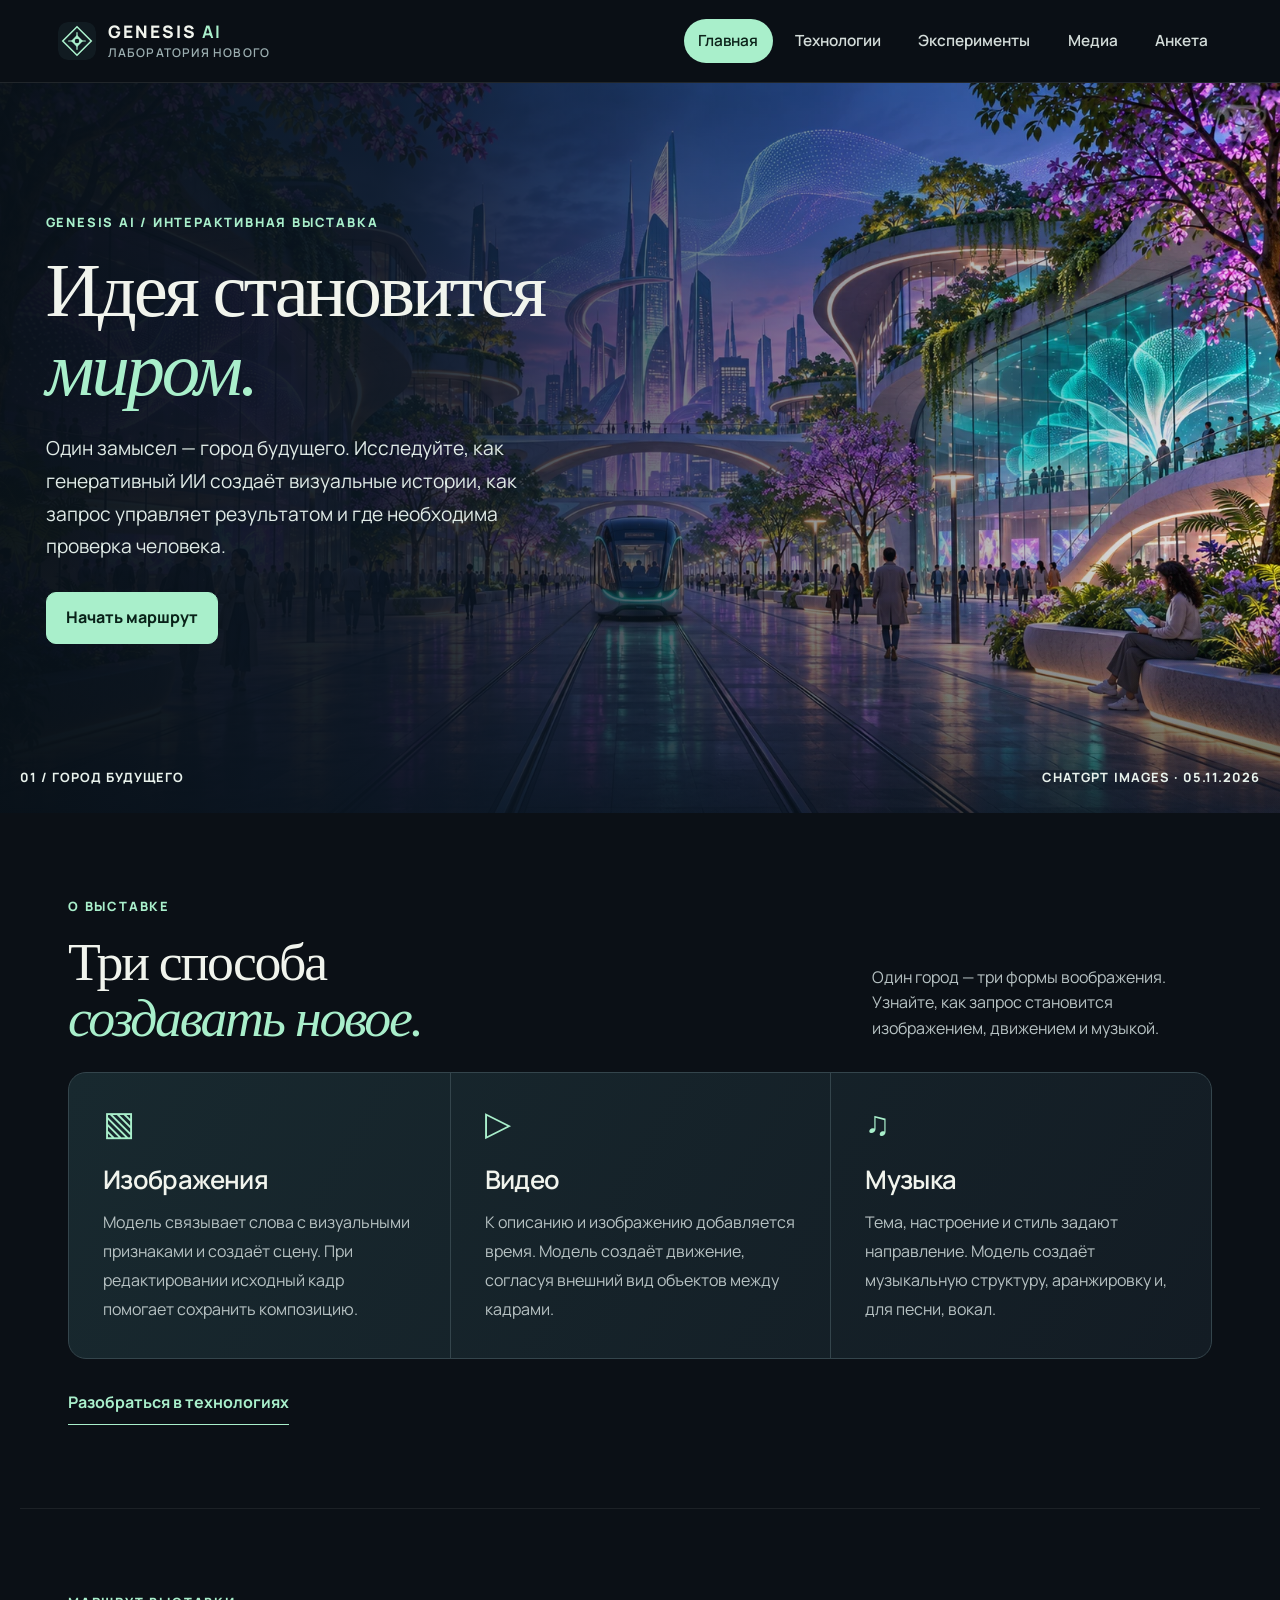
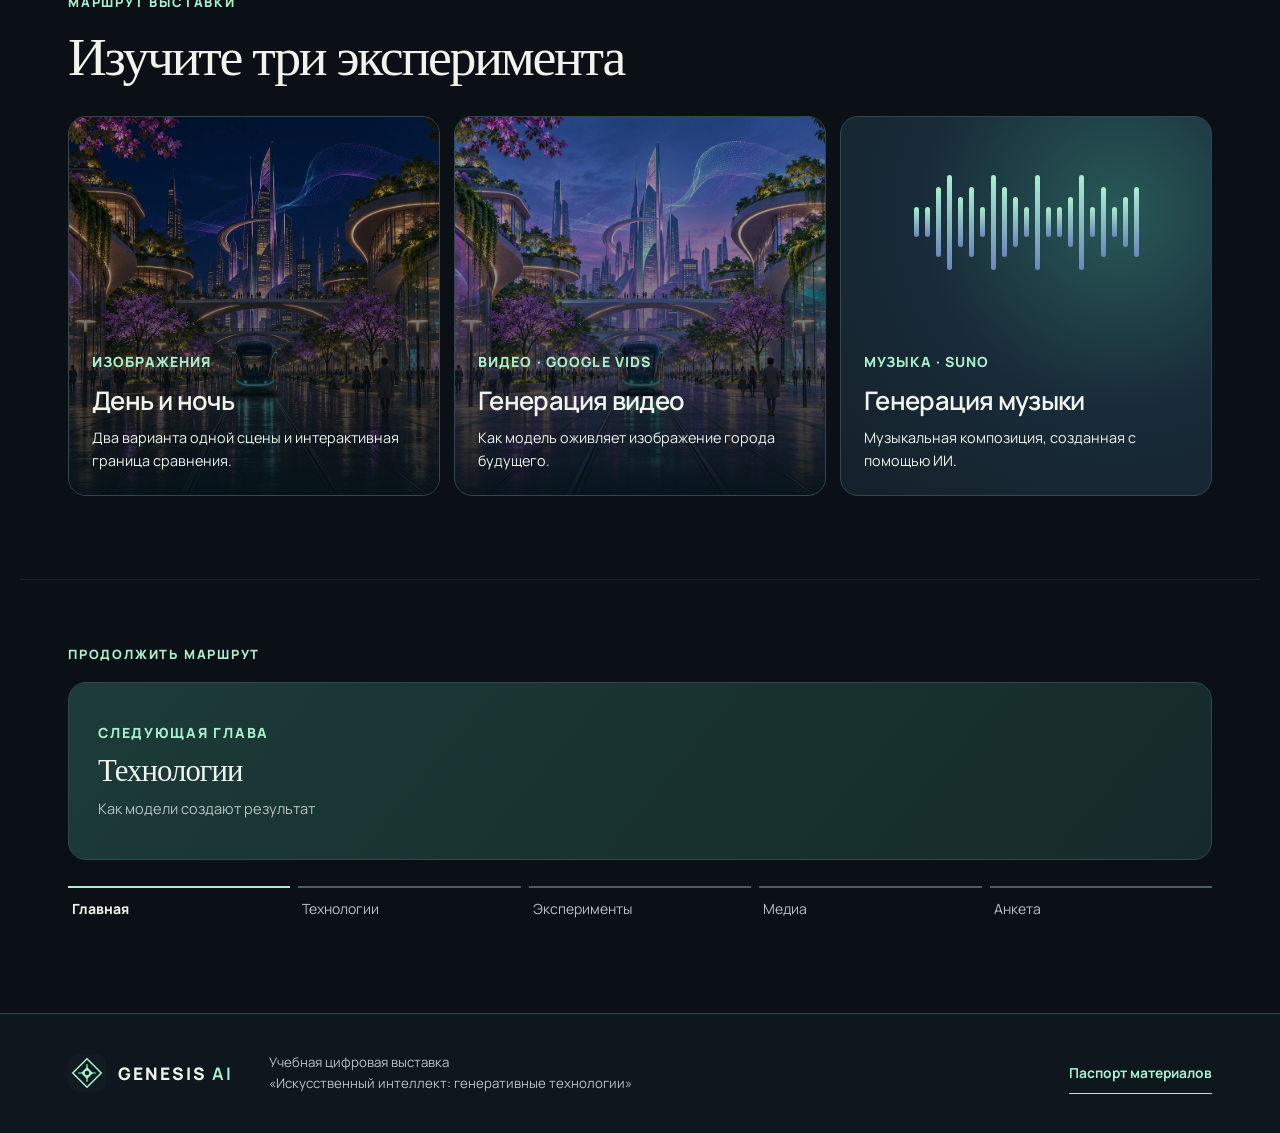
<file: index.html>
<!doctype html>
<html lang="ru">
  <head>
    <meta charset="utf-8" />
    <meta name="viewport" content="width=device-width,initial-scale=1" />
    <meta name="theme-color" content="#090d15" />
    <title>Идея становится миром — GENESIS AI</title>
    <link
      rel="preload"
      href="assets/fonts/manrope-variable.ttf"
      as="font"
      type="font/ttf"
      crossorigin
    />
    <link rel="stylesheet" href="style.css" />
    <script defer src="script.js"></script>
    <meta
      name="description"
      content="GENESIS AI — интерактивная выставка о генеративном искусственном интеллекте и реальных экспериментах с изображениями, видео и музыкой."
    />
    <link rel="icon" href="assets/brand/genesis-mark.svg" />
    <link rel="alternate icon" href="assets/brand/favicon-32.png" />
    <link rel="apple-touch-icon" href="assets/brand/apple-touch-icon.png" />
  </head>
  <body data-page="index">
    <a class="skip" href="#main">К содержимому</a>
    <header class="site-header" id="site-header">
      <div class="header-inner">
        <a class="brand" href="index.html" aria-label="GENESIS AI — главная"
          ><img
            src="assets/brand/genesis-mark.svg"
            alt=""
            width="38"
            height="38"
          /><span class="brand-name"
            >GENESIS <b>AI</b><small>Лаборатория нового</small></span
          ></a
        >
        <nav
          id="primary-nav"
          class="primary-nav"
          aria-label="Основная навигация"
        >
          <a href="index.html" aria-current="page">Главная</a
          ><a href="technology.html">Технологии</a
          ><a href="experiment.html">Эксперименты</a
          ><a href="gallery.html">Медиа</a><a href="survey.html">Анкета</a>
        </nav>
        <button
          class="menu-toggle"
          id="menu-toggle"
          type="button"
          aria-controls="primary-nav"
          aria-expanded="false"
          aria-label="Открыть меню"
        >
          <span></span><span></span><span></span>
        </button>
      </div>
    </header>
    <main id="main">
      <section class="hero" aria-label="Введение в выставку">
        <img
          src="assets/city-ai.webp"
          alt="Город будущего с трамваем, сгенерированный ChatGPT Images"
        />
        <div class="hero-copy">
          <p class="eyebrow">GENESIS AI / ИНТЕРАКТИВНАЯ ВЫСТАВКА</p>
          <h1>Идея становится<br /><em>миром.</em></h1>
          <p>
            Один замысел — город будущего. Исследуйте, как генеративный ИИ
            создаёт визуальные истории, как запрос управляет результатом и где
            необходима проверка человека.
          </p>
          <a class="button" href="technology.html">Начать маршрут</a>
        </div>
        <div class="hero-credit">
          01 / ГОРОД БУДУЩЕГО <span>ChatGPT Images · 05.11.2026</span>
        </div>
      </section>
      <section class="section reveal about-exhibition" id="about">
        <div class="section-head">
          <div>
            <p class="eyebrow">О ВЫСТАВКЕ</p>
            <h2>Три способа<br /><em>создавать новое.</em></h2>
          </div>
          <p>
            Один город — три формы воображения. Узнайте, как запрос становится
            изображением, движением и музыкой.
          </p>
        </div>
        <div class="home-media-grid">
          <article>
            <span class="medium-icon" aria-hidden="true">▧</span>
            <h3>Изображения</h3>
            <p>
              Модель связывает слова с визуальными признаками и создаёт сцену.
              При редактировании исходный кадр помогает сохранить композицию.
            </p>
          </article>
          <article>
            <span class="medium-icon" aria-hidden="true">▷</span>
            <h3>Видео</h3>
            <p>
              К описанию и изображению добавляется время. Модель создаёт
              движение, согласуя внешний вид объектов между кадрами.
            </p>
          </article>
          <article>
            <span class="medium-icon" aria-hidden="true">♫</span>
            <h3>Музыка</h3>
            <p>
              Тема, настроение и стиль задают направление. Модель создаёт
              музыкальную структуру, аранжировку и, для песни, вокал.
            </p>
          </article>
        </div>
        <a class="text-link" href="technology.html"
          >Разобраться в технологиях</a
        >
      </section>
      <section class="section reveal">
        <p class="eyebrow">МАРШРУТ ВЫСТАВКИ</p>
        <h2>Изучите три эксперимента</h2>
        <div class="tiles">
          <a class="tile tile-large" href="experiment.html#light"
            ><img src="assets/night-ai.webp" alt="Ночная версия города" />
            <div>
              <span>ИЗОБРАЖЕНИЯ</span>
              <h3>День и ночь</h3>
              <p>Два варианта одной сцены и интерактивная граница сравнения.</p>
            </div></a
          ><a class="tile" href="experiment.html#video"
            ><img
              src="assets/city-ai.webp"
              alt="Исходный кадр для видео города"
            />
            <div>
              <span>ВИДЕО · GOOGLE VIDS</span>
              <h3>Генерация видео</h3>
              <p>Как модель оживляет изображение города будущего.</p>
            </div></a
          ><a class="tile tile-plain" href="experiment.html#audio"
            ><div class="tile-sound" aria-hidden="true">
              <i></i><i></i><i></i><i></i><i></i><i></i><i></i><i></i><i></i
              ><i></i><i></i><i></i><i></i><i></i><i></i><i></i><i></i><i></i
              ><i></i><i></i><i></i>
            </div>
            <div>
              <span>МУЗЫКА · SUNO</span>
              <h3>Генерация музыки</h3>
              <p>Музыкальная композиция, созданная с помощью ИИ.</p>
            </div></a
          >
        </div>
      </section>
      <nav class="chapter-nav section" aria-label="Маршрут выставки">
        <p class="eyebrow">ПРОДОЛЖИТЬ МАРШРУТ</p>
        <div class="chapter-nav__grid">
          <a
            class="chapter-nav__card chapter-nav__card--next"
            href="technology.html"
            ><span class="chapter-nav__direction">Следующая глава</span
            ><strong>Технологии</strong
            ><span class="chapter-nav__summary"
              >Как модели создают результат</span
            ></a
          >
        </div>
        <ol class="journey-progress">
          <li>
            <a href="index.html" aria-current="step"
              ><span>01</span><span>Главная</span></a
            >
          </li>
          <li>
            <a href="technology.html"><span>02</span><span>Технологии</span></a>
          </li>
          <li>
            <a href="experiment.html"
              ><span>03</span><span>Эксперименты</span></a
            >
          </li>
          <li>
            <a href="gallery.html"><span>04</span><span>Медиа</span></a>
          </li>
          <li>
            <a href="survey.html"><span>05</span><span>Анкета</span></a>
          </li>
        </ol>
      </nav>
    </main>
    <footer class="site-footer">
      <div class="footer-inner">
        <a class="brand" href="index.html" aria-label="GENESIS AI — главная"
          ><img
            src="assets/brand/genesis-mark.svg"
            alt=""
            width="34"
            height="34"
          /><span class="brand-name">GENESIS <b>AI</b></span></a
        >
        <p>
          Учебная цифровая выставка<br />«Искусственный интеллект: генеративные
          технологии»
        </p>
        <a class="footer-link" href="gallery.html">Паспорт материалов</a>
      </div>
    </footer>
  </body>
</html>
</file>
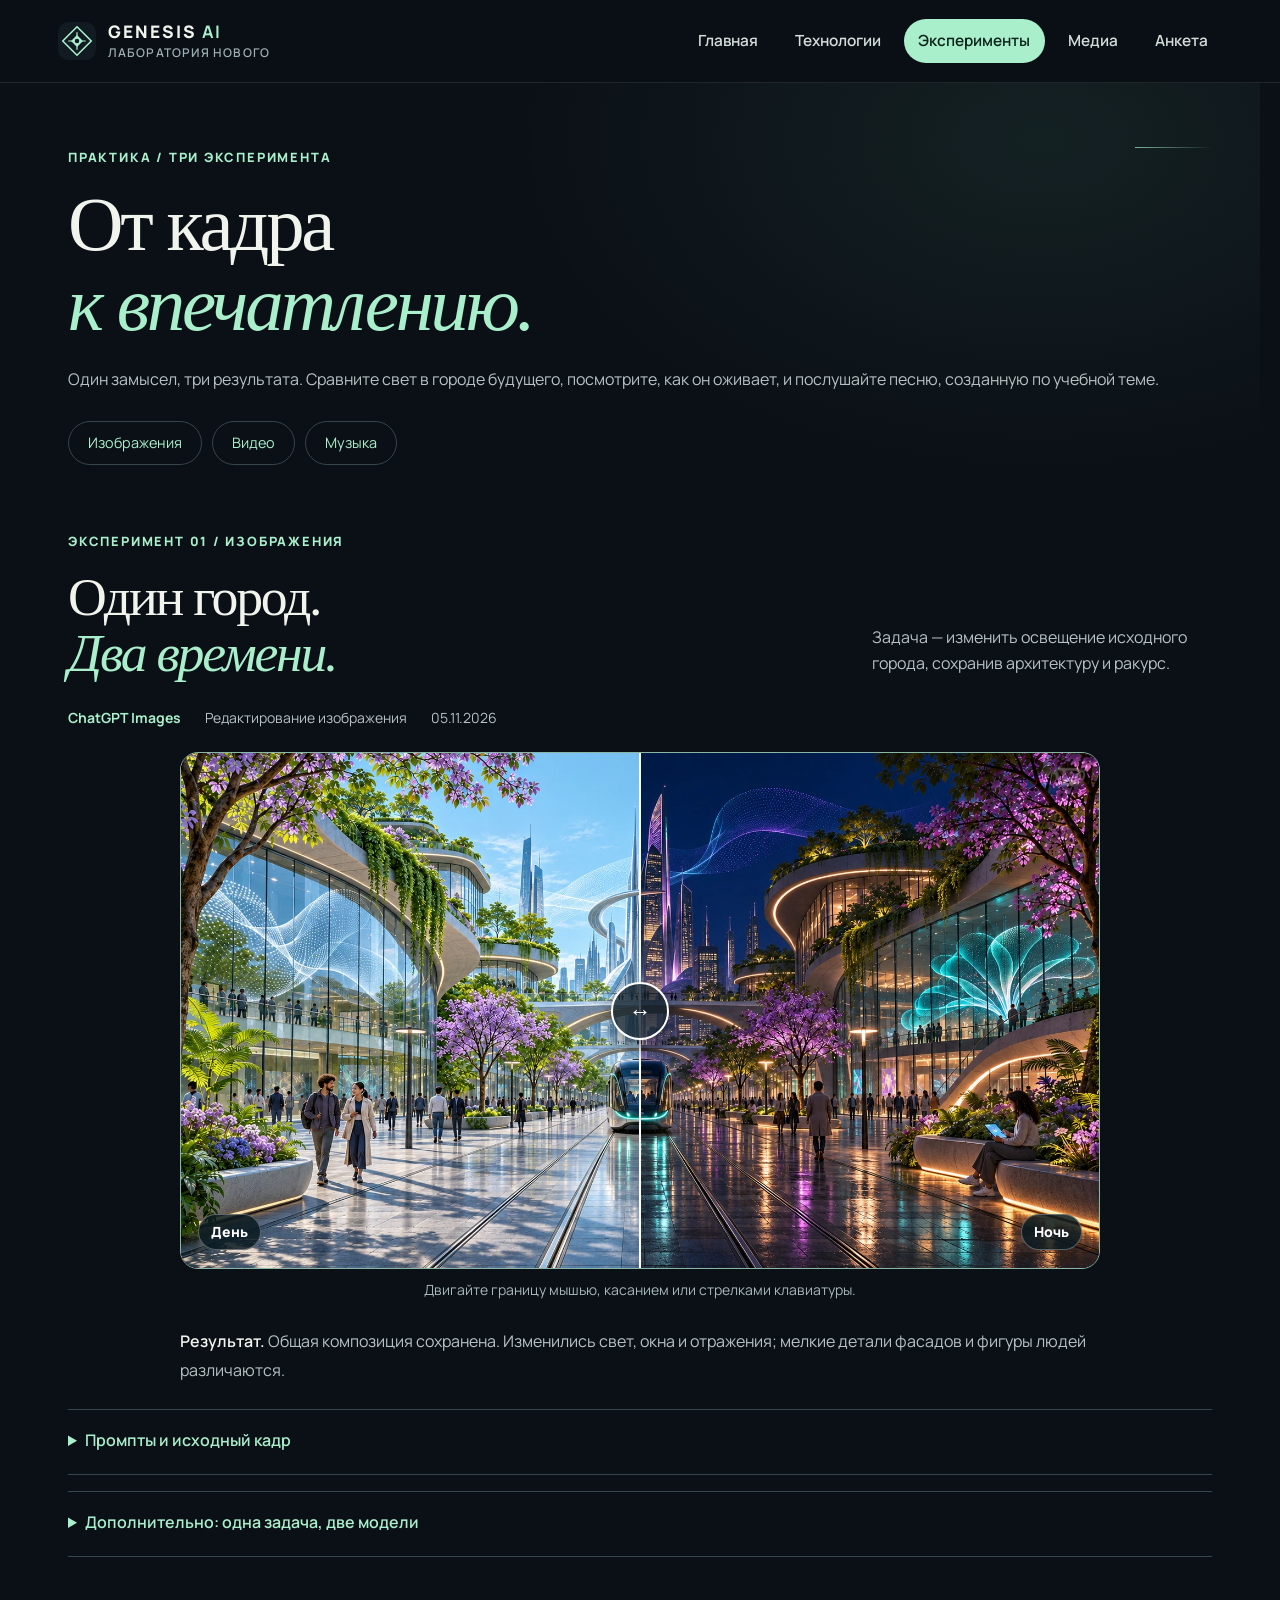
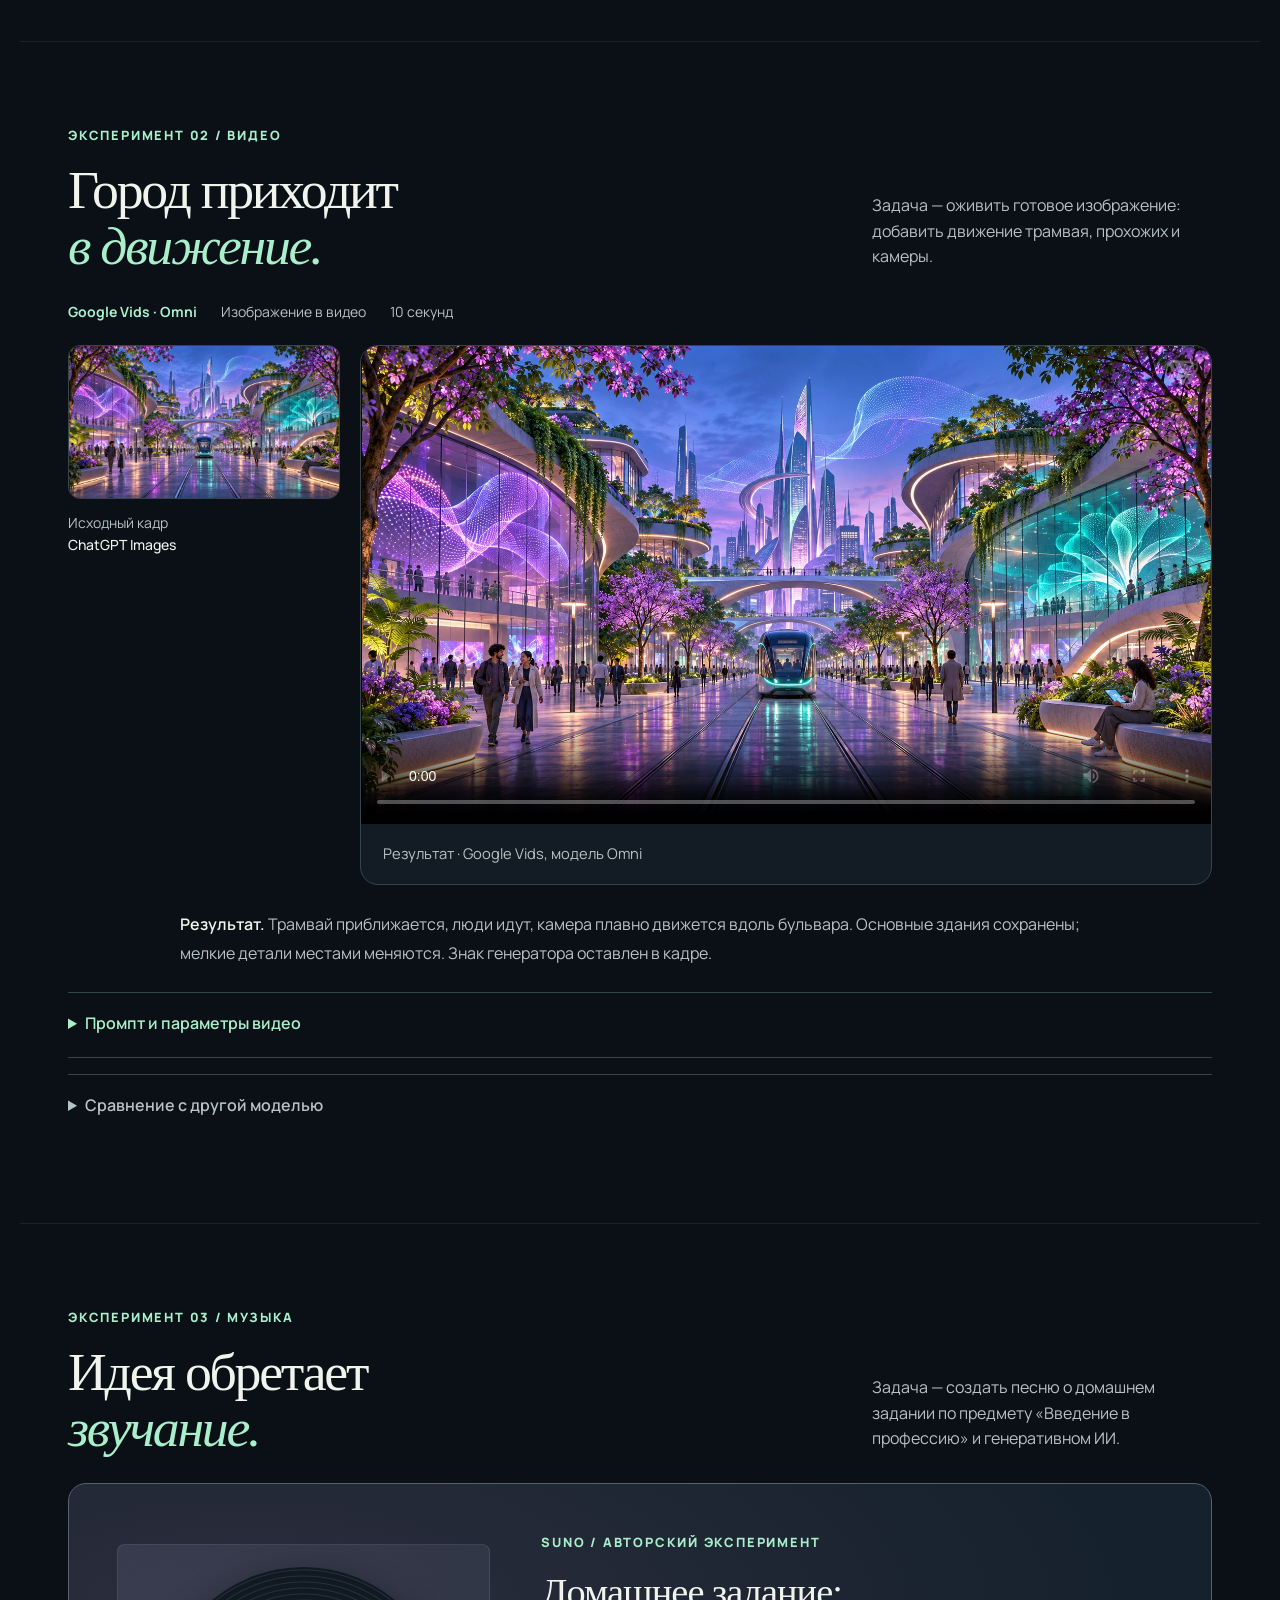
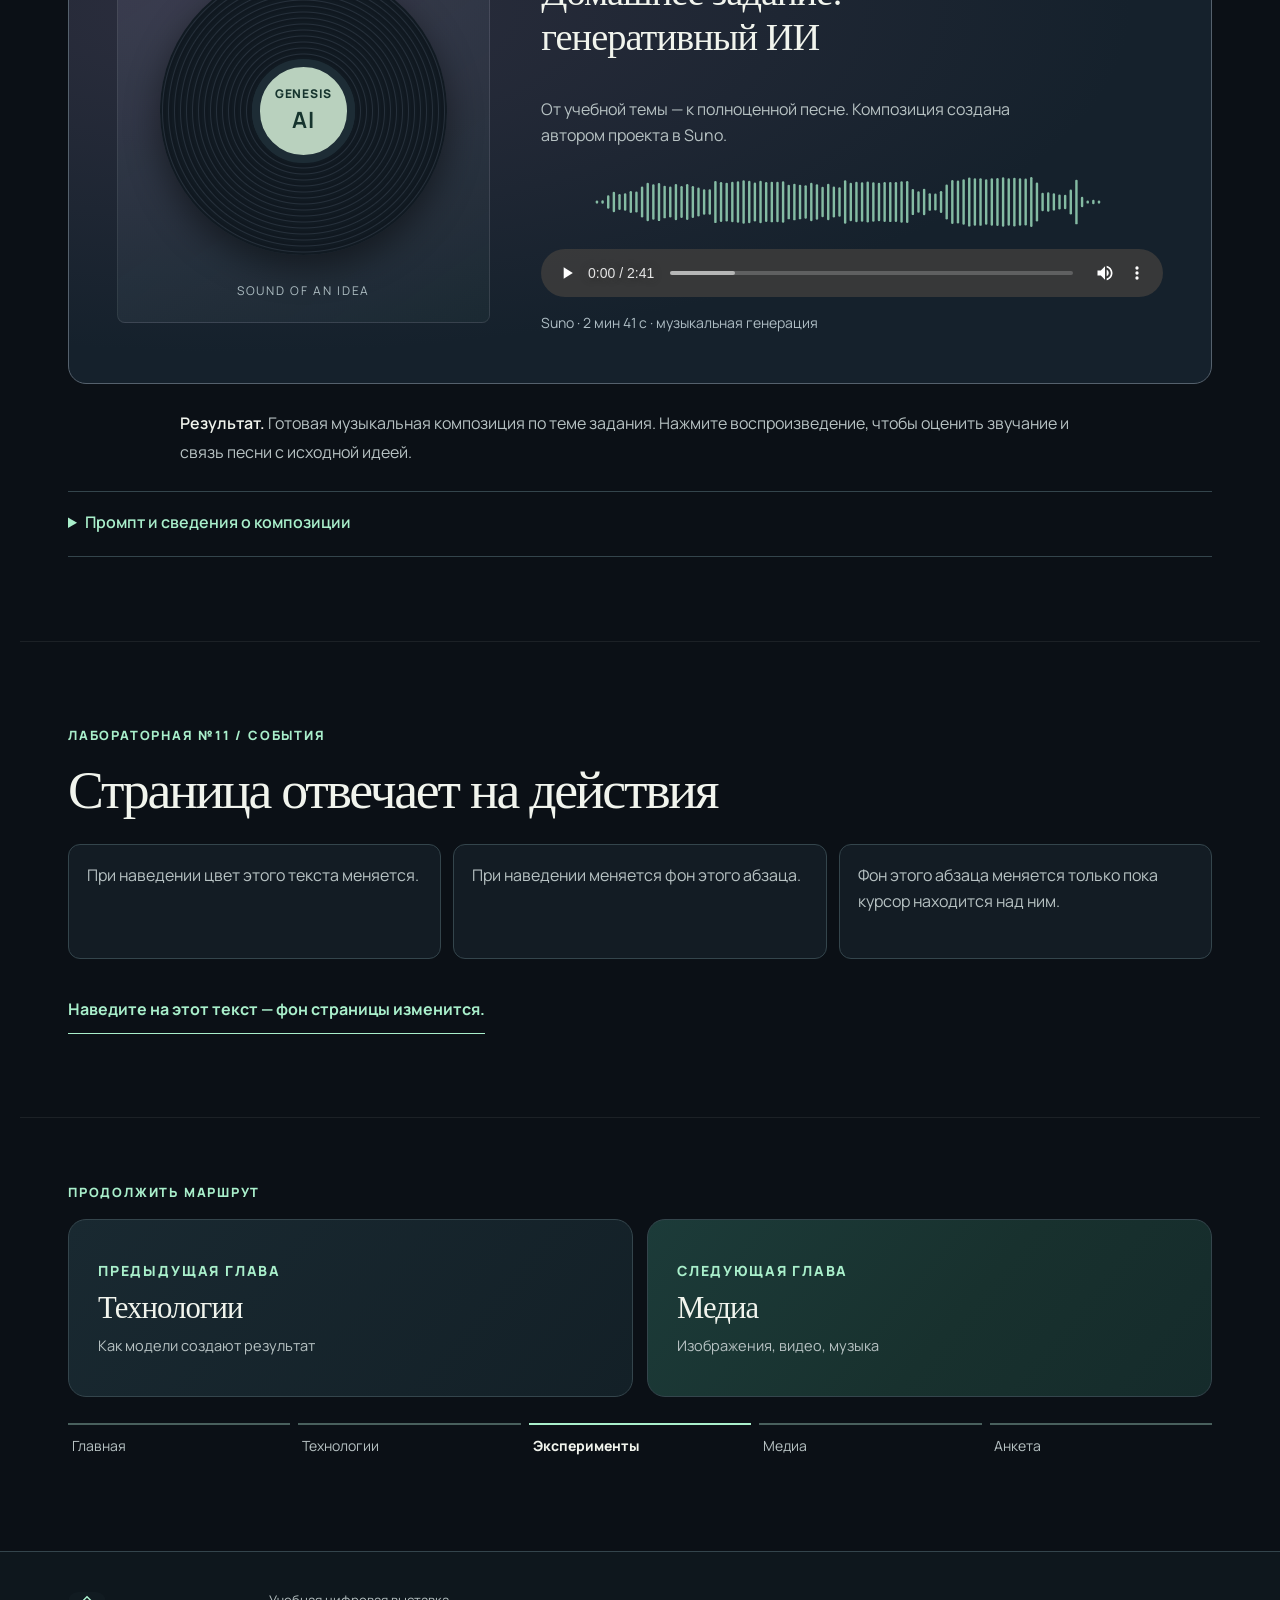
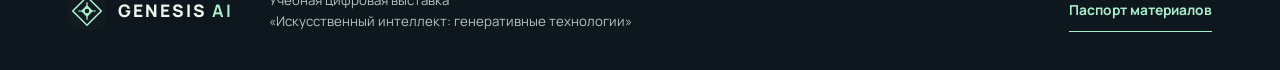
<file: experiment.html>
<!doctype html>
<html lang="ru">
  <head>
    <meta charset="utf-8" />
    <meta name="viewport" content="width=device-width,initial-scale=1" />
    <meta name="theme-color" content="#090d15" />
    <title>Эксперименты — GENESIS AI</title>
    <link
      rel="preload"
      href="assets/fonts/manrope-variable.ttf"
      as="font"
      type="font/ttf"
      crossorigin
    />
    <link rel="stylesheet" href="style.css" />
    <link
      rel="preload"
      as="image"
      href="assets/day-ai.webp"
      fetchpriority="high"
    />
    <script defer src="script.js"></script>
    <meta
      name="description"
      content="GENESIS AI — интерактивная выставка о генеративном искусственном интеллекте и реальных экспериментах с изображениями, видео и музыкой."
    />
    <link rel="icon" href="assets/brand/genesis-mark.svg" />
    <link rel="alternate icon" href="assets/brand/favicon-32.png" />
    <link rel="apple-touch-icon" href="assets/brand/apple-touch-icon.png" />
  </head>
  <body data-page="experiment">
    <a class="skip" href="#main">К содержимому</a>
    <header class="site-header" id="site-header">
      <div class="header-inner">
        <a class="brand" href="index.html" aria-label="GENESIS AI — главная"
          ><img
            src="assets/brand/genesis-mark.svg"
            alt=""
            width="38"
            height="38"
          /><span class="brand-name"
            >GENESIS <b>AI</b><small>Лаборатория нового</small></span
          ></a
        >
        <nav
          id="primary-nav"
          class="primary-nav"
          aria-label="Основная навигация"
        >
          <a href="index.html">Главная</a
          ><a href="technology.html">Технологии</a
          ><a href="experiment.html" aria-current="page">Эксперименты</a
          ><a href="gallery.html">Медиа</a><a href="survey.html">Анкета</a>
        </nav>
        <button
          class="menu-toggle"
          id="menu-toggle"
          type="button"
          aria-controls="primary-nav"
          aria-expanded="false"
          aria-label="Открыть меню"
        >
          <span></span><span></span><span></span>
        </button>
      </div>
    </header>
    <main id="main">
      <section class="page-lead reveal">
        <p class="eyebrow">ПРАКТИКА / ТРИ ЭКСПЕРИМЕНТА</p>
        <h1>От кадра<br /><em>к впечатлению.</em></h1>
        <p>
          Один замысел, три результата. Сравните свет в городе будущего,
          посмотрите, как он оживает, и послушайте песню, созданную по учебной
          теме.
        </p>
        <nav class="section-index" aria-label="Эксперименты">
          <a href="#light">Изображения</a><a href="#video">Видео</a
          ><a href="#audio">Музыка</a>
        </nav>
      </section>
      <section class="section experiment-section reveal" id="light">
        <div class="section-head">
          <div>
            <p class="eyebrow">ЭКСПЕРИМЕНТ 01 / ИЗОБРАЖЕНИЯ</p>
            <h2>Один город.<br /><em>Два времени.</em></h2>
          </div>
          <p>
            Задача — изменить освещение исходного города, сохранив архитектуру и
            ракурс.
          </p>
        </div>
        <div class="exhibit-meta">
          <span>ChatGPT Images</span><span>Редактирование изображения</span
          ><span>05.11.2026</span>
        </div>
        <div
          class="compare is-loading"
          id="comparison"
          aria-label="Интерактивное сравнение дневного и ночного изображения"
          aria-busy="true"
        >
          <img src="assets/night-ai.webp" alt="Ночная версия города будущего" />
          <div class="compare-day">
            <img
              src="assets/day-ai.webp"
              alt="Дневная версия того же города"
              fetchpriority="high"
            />
          </div>
          <div class="compare-loading" role="status">
            Загружаем оба изображения для сравнения…
          </div>
          <div class="compare-line" aria-hidden="true"><span>↔</span></div>
          <span class="compare-label l">День</span
          ><span class="compare-label r">Ночь</span
          ><input
            id="compare-range"
            type="range"
            min="0"
            max="100"
            value="50"
            aria-label="Доля дневной версии"
          />
        </div>
        <p class="compare-hint">
          Двигайте границу мышью, касанием или стрелками клавиатуры.
        </p>
        <p class="result-note">
          <b>Результат.</b> Общая композиция сохранена. Изменились свет, окна и
          отражения; мелкие детали фасадов и фигуры людей различаются.
        </p>
        <details>
          <summary>Промпты и исходный кадр</summary>
          <div class="details-body">
            <p>
              Оба варианта — независимые редактирования одного базового кадра.
              Ниже приведены оригинальные запросы из паспорта проекта. Точная
              версия ChatGPT Images инструментом не указана.
            </p>
            <h3>Базовое изображение</h3>
            <p lang="en">
              Create a refined cinematic concept art image for a modern digital
              museum exhibition about generative AI. A visionary future city
              boulevard at blue hour, symmetrical street-level perspective, lush
              planted terraces integrated in architecture, a sleek tram in the
              center, human-scale pedestrians, atmospheric violet and teal
              light, careful coherent architectural geometry, no lettering, no
              logo, no text. Wide 16:9 composition, editorial art direction,
              highly detailed but tasteful, premium science museum feel. This is
              an original generated visual exhibit.
            </p>
            <h3>Дневная версия</h3>
            <p lang="en">
              Edit the supplied image as an architectural continuity study.
              Produce a photorealistic clear DAY version of precisely the same
              future-city boulevard. Preserve the exact framing and perspective,
              every major building outline, the left and right curved rooflines,
              central slender towers and two bridges, tree positions, sidewalk
              and rail lines, and the tram's position and silhouette. Change
              ONLY lighting and atmosphere: crisp late morning sun, pale cyan
              sky, believable daylight reflections, natural green foliage,
              illuminated by sunlight rather than magenta lights. No new
              buildings, vehicles, signs or camera shift. No added text. High
              resolution wide composition.
            </p>
            <h3>Ночная версия</h3>
            <p lang="en">
              Edit the supplied image as an architectural continuity study.
              Produce a photorealistic NIGHT version of precisely the same
              future-city boulevard. Preserve the exact framing and perspective,
              every major building outline, left and right curved rooflines,
              central slender towers and two bridges, tree positions, sidewalk
              and rail lines, and the tram's position and silhouette. Change
              ONLY lighting and atmosphere: deep cobalt night sky, realistic
              warm windows, restrained violet and cyan architectural lighting
              and wet pavement reflections. Keep people and tram in the same
              locations. No new buildings, vehicles, signs or camera shift. No
              added text. High resolution wide composition.
            </p>
          </div>
        </details>
        <details class="model-study" id="models">
          <summary>Дополнительно: одна задача, две модели</summary>
          <div class="details-body">
            <p>
              Независимые генерации по одному базовому запросу, без
              изображения-референса. Это два отдельных результата, а не рейтинг
              инструментов.
            </p>
            <div class="model-grid">
              <article class="model-card">
                <img
                  loading="lazy"
                  src="assets/city-ai.webp"
                  alt="Город будущего, созданный ChatGPT Images"
                />
                <div>
                  <h3>ChatGPT Images</h3>
                  <p>
                    Симметричная композиция, трамвай в центре, зелёные террасы.
                    На трамвае есть неразборчивые мелкие надписи.
                  </p>
                </div>
              </article>
              <article class="model-card">
                <img
                  loading="lazy"
                  src="assets/model-gemini.webp"
                  alt="Город будущего, созданный Gemini Images"
                />
                <div>
                  <h3>Gemini Images</h3>
                  <p>
                    Трамвай смещён вправо, больше прохожих, в глубине — купол.
                    Точный идентификатор модели интерфейс не сообщил.
                  </p>
                </div>
              </article>
            </div>
            <p class="archive-note">
              Оценивайте соответствие запросу, композицию и мелкие детали.
              Полный общий запрос — в блоке выше.
            </p>
          </div>
        </details>
      </section>
      <section class="section experiment-section reveal" id="video">
        <div class="section-head">
          <div>
            <p class="eyebrow">ЭКСПЕРИМЕНТ 02 / ВИДЕО</p>
            <h2>Город приходит<br /><em>в движение.</em></h2>
          </div>
          <p>
            Задача — оживить готовое изображение: добавить движение трамвая,
            прохожих и камеры.
          </p>
        </div>
        <div class="exhibit-meta">
          <span>Google Vids · Omni</span><span>Изображение в видео</span
          ><span>10 секунд</span>
        </div>
        <div class="video-workflow">
          <figure class="source-frame">
            <img
              loading="lazy"
              src="assets/city-ai.webp"
              alt="Исходное изображение города для анимации"
            />
            <figcaption>Исходный кадр<br /><b>ChatGPT Images</b></figcaption>
          </figure>
          <figure class="video-exhibit">
            <video
              controls
              playsinline
              preload="metadata"
              poster="assets/city-ai.webp"
              aria-label="Оживший город — Google Vids Omni"
            >
              <source
                src="assets/city-animated-google-vids.mp4"
                type="video/mp4"
              />
              Ваш браузер не поддерживает MP4.
            </video>
            <figcaption>Результат · Google Vids, модель Omni</figcaption>
          </figure>
        </div>
        <p class="result-note">
          <b>Результат.</b> Трамвай приближается, люди идут, камера плавно
          движется вдоль бульвара. Основные здания сохранены; мелкие детали
          местами меняются. Знак генератора оставлен в кадре.
        </p>
        <details>
          <summary>Промпт и параметры видео</summary>
          <div class="details-body">
            <p>Оригинальный запрос из паспорта материалов:</p>
            <p lang="en">
              Animate the uploaded image as the exact opening frame. Keep the
              same boulevard, buildings, bridges, trees, tram tracks, camera
              angle and composition throughout. The single tram glides slowly
              toward the camera along its rails; pedestrians on both sidewalks
              walk naturally at different speeds; cherry blossoms and hanging
              greenery sway gently in a light breeze. Reflections from the
              violet and teal lights shimmer subtly on the pavement. A very
              gentle forward camera push, stable and cinematic. Dusk lighting
              remains consistent. No new vehicles, no extra people suddenly
              appearing, no morphing architecture, no cuts, no text overlays.
              Natural, physically coherent motion.
            </p>
            <p>
              Google Vids, «Анимировать», Omni, 720p, горизонтально, 10 с.
              Экспорт: H.264/AAC, 1920×1080, 30 кадров/с, 10,09 с. Разрешение
              экспорта не определяет исходное разрешение генерации. Версия Omni
              не уточнялась; этот ролик не приписывается Veo.
            </p>
          </div>
        </details>
        <details class="comparison-slot">
          <summary>Сравнение с другой моделью</summary>
          <div class="details-body">
            <p>
              Второй ролик пока не предоставлен. Здесь можно будет сравнить
              движение камеры, сохранность архитектуры и детали двух генераций
              по одному исходному кадру.
            </p>
          </div>
        </details>
      </section>
      <section class="section experiment-section reveal" id="audio">
        <div class="section-head">
          <div>
            <p class="eyebrow">ЭКСПЕРИМЕНТ 03 / МУЗЫКА</p>
            <h2>Идея обретает<br /><em>звучание.</em></h2>
          </div>
          <p>
            Задача — создать песню о домашнем задании по предмету «Введение в
            профессию» и генеративном ИИ.
          </p>
        </div>
        <figure class="music-player">
          <div class="record-art" aria-hidden="true">
            <div class="record-disc">
              <span>GENESIS<br /><b>AI</b></span>
            </div>
            <span class="record-caption">SOUND OF AN IDEA</span>
          </div>
          <div class="music-copy">
            <p class="eyebrow">SUNO / АВТОРСКИЙ ЭКСПЕРИМЕНТ</p>
            <h3>Домашнее задание:<br />генеративный ИИ</h3>
            <p>
              От учебной темы — к полноценной песне. Композиция создана автором
              проекта в Suno.
            </p>
            <img
              class="audio-wave"
              src="assets/suno-waveform.svg"
              alt=""
              width="640"
              height="72"
            /><audio
              controls
              preload="metadata"
              aria-label="Песня о задании по введению в профессию"
            >
              <source
                src="assets/suno-introduction-to-profession.mp3"
                type="audio/mpeg"
              />
              Ваш браузер не поддерживает MP3.
              <a href="assets/suno-introduction-to-profession.mp3"
                >Скачать композицию</a
              >.
            </audio>
            <p class="music-caption">
              Suno · 2 мин 41 с · музыкальная генерация
            </p>
          </div>
        </figure>
        <p class="result-note">
          <b>Результат.</b> Готовая музыкальная композиция по теме задания.
          Нажмите воспроизведение, чтобы оценить звучание и связь песни с
          исходной идеей.
        </p>
        <details>
          <summary>Промпт и сведения о композиции</summary>
          <div class="details-body">
            <p>Запрос предоставлен автором проекта:</p>
            <blockquote>
              Сгенерируй песню о выполнении домашнего задания по предмету
              «Введение в профессию» на тему генеративного искусственного
              интеллекта.
            </blockquote>
            <p>
              Инструмент — Suno. MP3 предоставлен автором; точная версия модели
              и дата генерации не указаны. Название на сайте — выставочная
              подпись композиции.
            </p>
          </div>
        </details>
      </section>
      <section class="section hover-section reveal">
        <p class="eyebrow">ЛАБОРАТОРНАЯ №11 / СОБЫТИЯ</p>
        <h2>Страница отвечает на действия</h2>
        <div class="hover-demo">
          <p data-effect="color">При наведении цвет этого текста меняется.</p>
          <p data-effect="background">
            При наведении меняется фон этого абзаца.
          </p>
          <p data-effect="temporary">
            Фон этого абзаца меняется только пока курсор находится над ним.
          </p>
        </div>
        <p id="ambient-trigger" class="ambient-trigger">
          Наведите на этот текст — фон страницы изменится.
        </p>
      </section>
      <nav class="chapter-nav section" aria-label="Маршрут выставки">
        <p class="eyebrow">ПРОДОЛЖИТЬ МАРШРУТ</p>
        <div class="chapter-nav__grid">
          <a class="chapter-nav__card" href="technology.html"
            ><span class="chapter-nav__direction">Предыдущая глава</span
            ><strong>Технологии</strong
            ><span class="chapter-nav__summary"
              >Как модели создают результат</span
            ></a
          ><a
            class="chapter-nav__card chapter-nav__card--next"
            href="gallery.html"
            ><span class="chapter-nav__direction">Следующая глава</span
            ><strong>Медиа</strong
            ><span class="chapter-nav__summary"
              >Изображения, видео, музыка</span
            ></a
          >
        </div>
        <ol class="journey-progress">
          <li>
            <a href="index.html"><span>01</span><span>Главная</span></a>
          </li>
          <li>
            <a href="technology.html"><span>02</span><span>Технологии</span></a>
          </li>
          <li>
            <a href="experiment.html" aria-current="step"
              ><span>03</span><span>Эксперименты</span></a
            >
          </li>
          <li>
            <a href="gallery.html"><span>04</span><span>Медиа</span></a>
          </li>
          <li>
            <a href="survey.html"><span>05</span><span>Анкета</span></a>
          </li>
        </ol>
      </nav>
    </main>
    <footer class="site-footer">
      <div class="footer-inner">
        <a class="brand" href="index.html" aria-label="GENESIS AI — главная"
          ><img
            src="assets/brand/genesis-mark.svg"
            alt=""
            width="34"
            height="34"
          /><span class="brand-name">GENESIS <b>AI</b></span></a
        >
        <p>
          Учебная цифровая выставка<br />«Искусственный интеллект: генеративные
          технологии»
        </p>
        <a class="footer-link" href="gallery.html">Паспорт материалов</a>
      </div>
    </footer>
  </body>
</html>
</file>
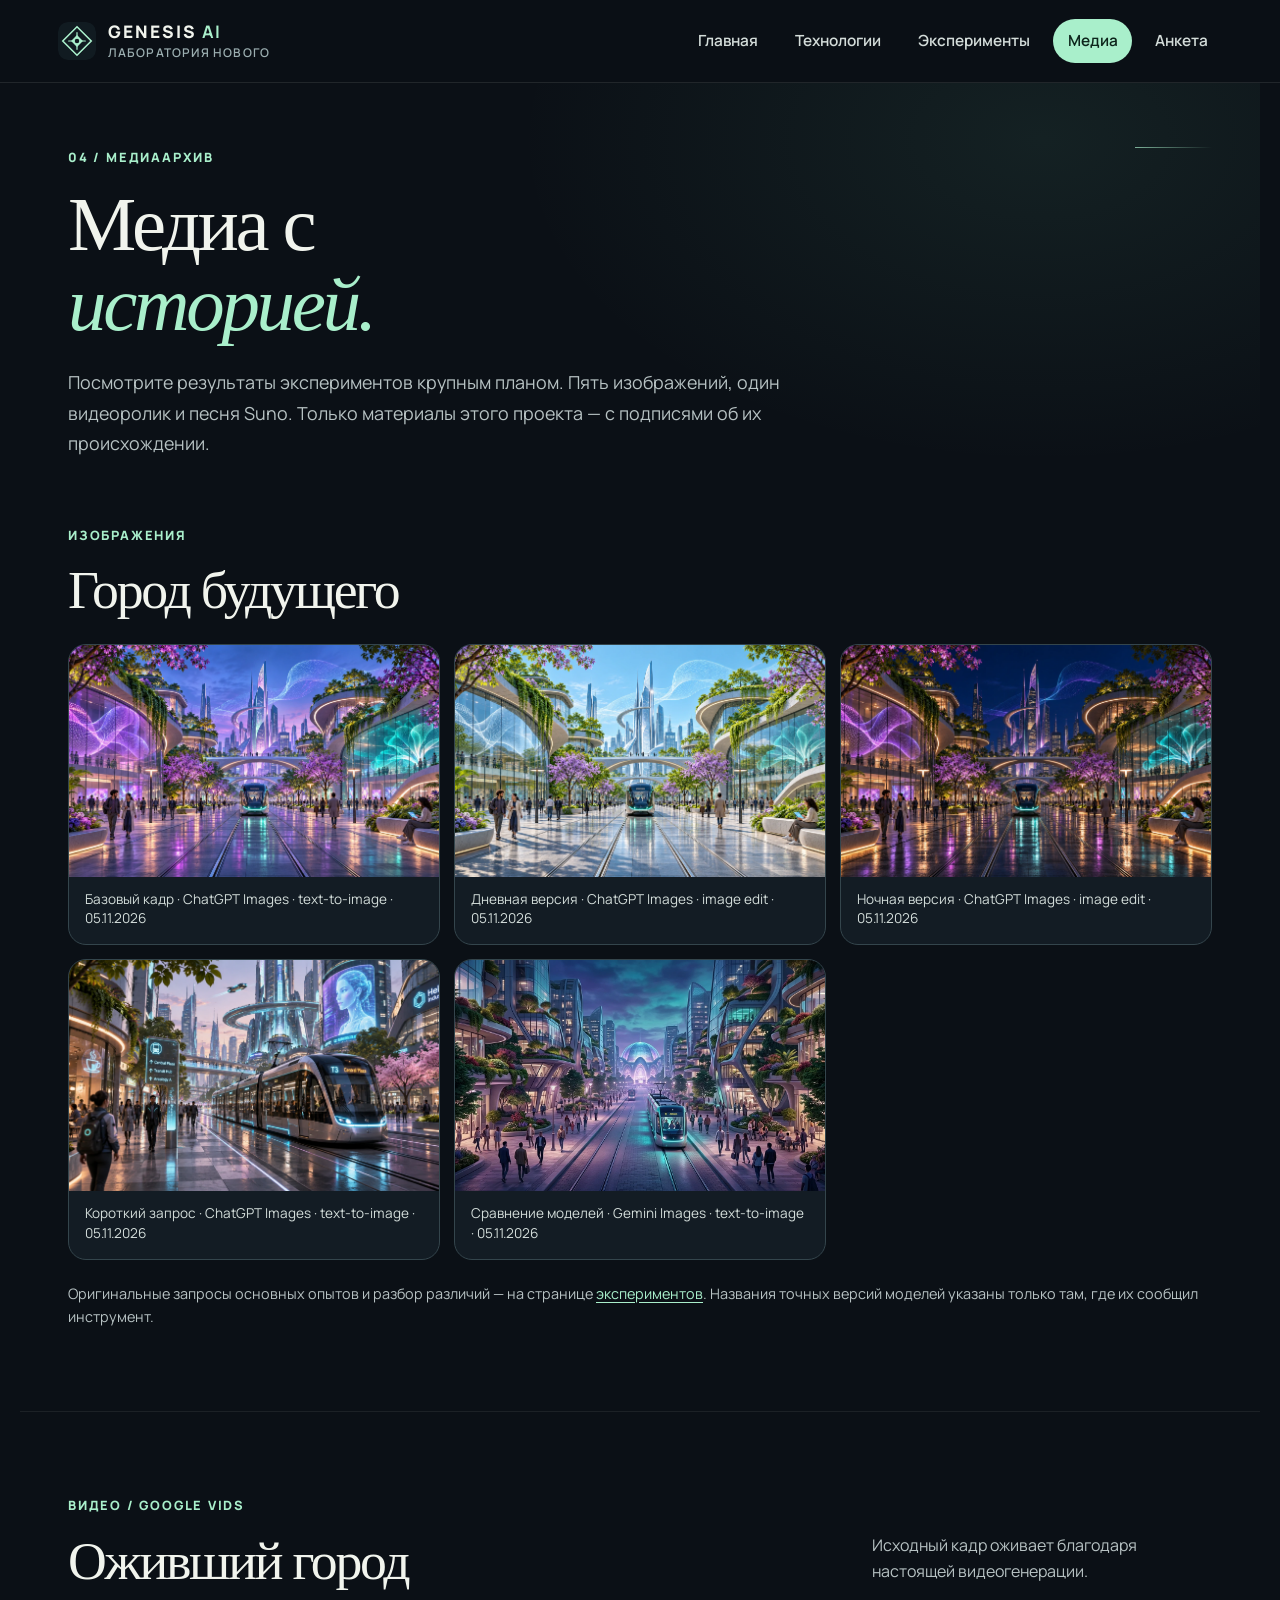
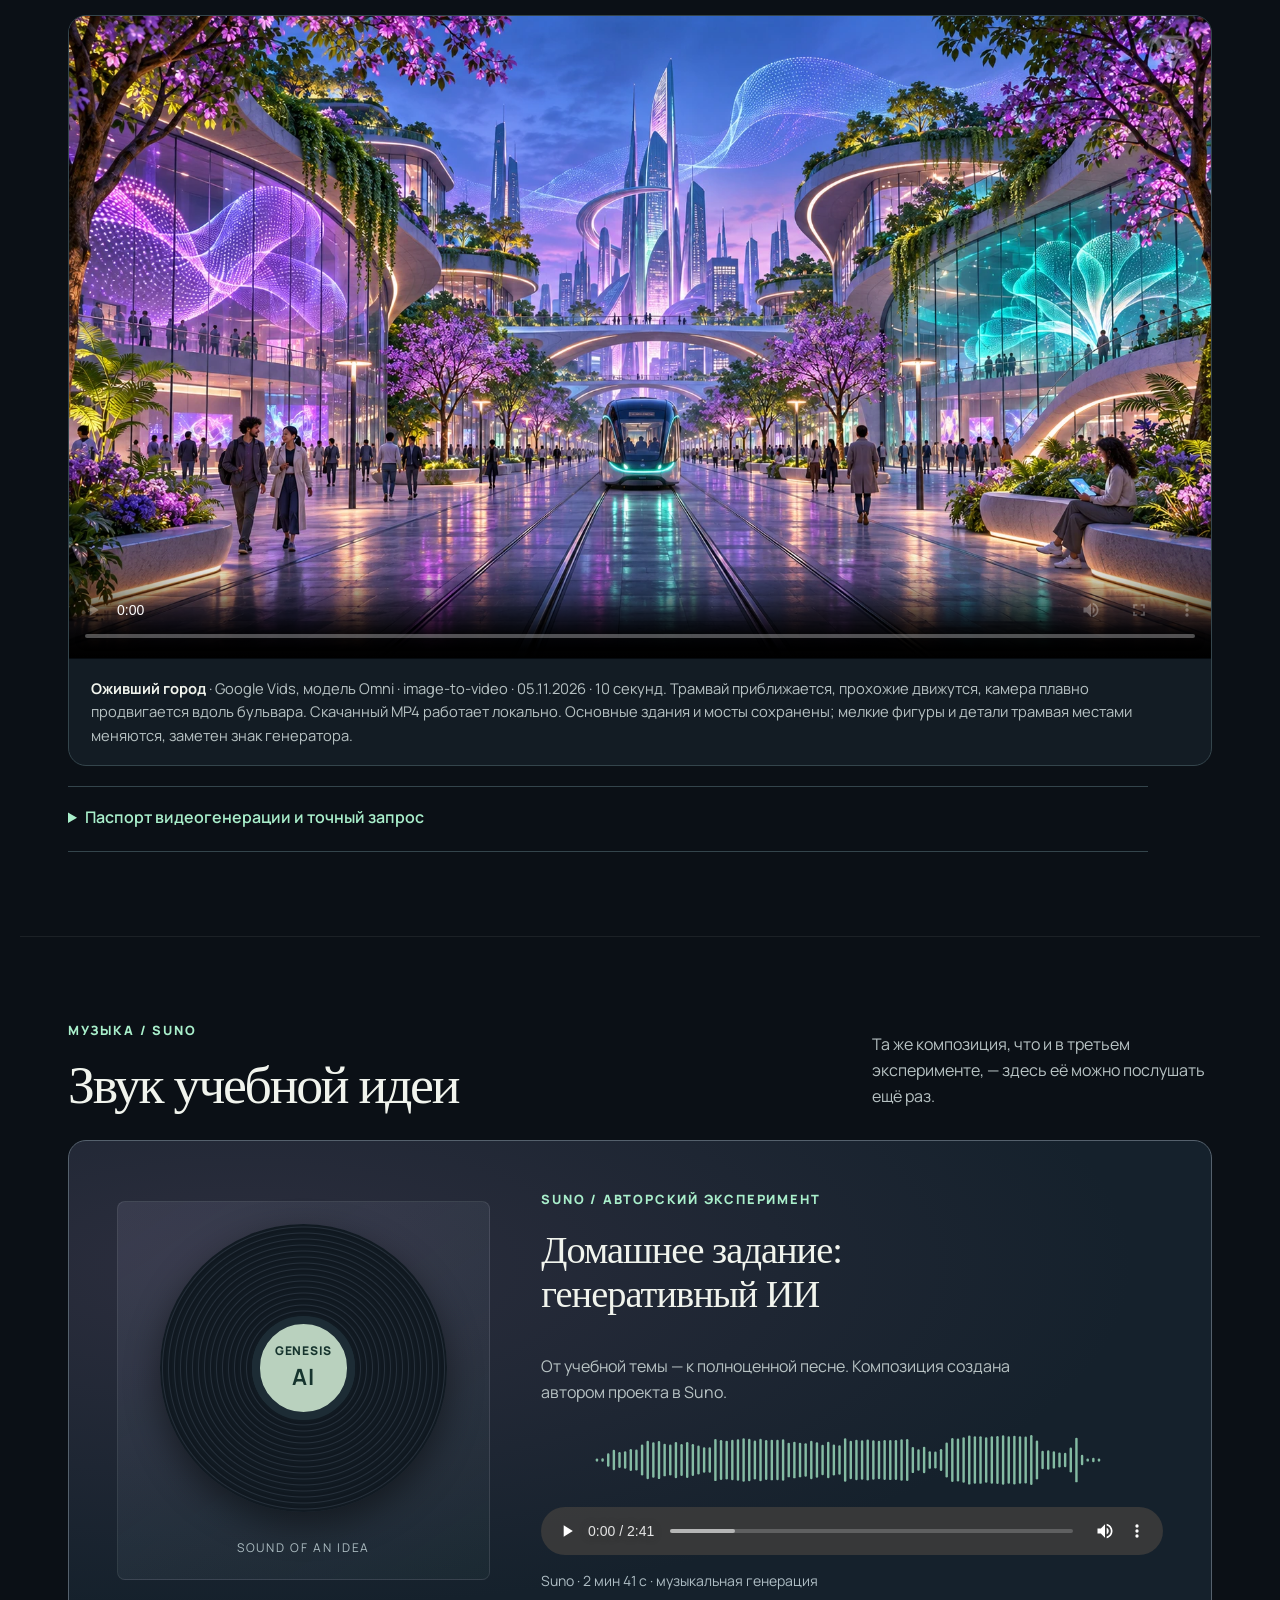
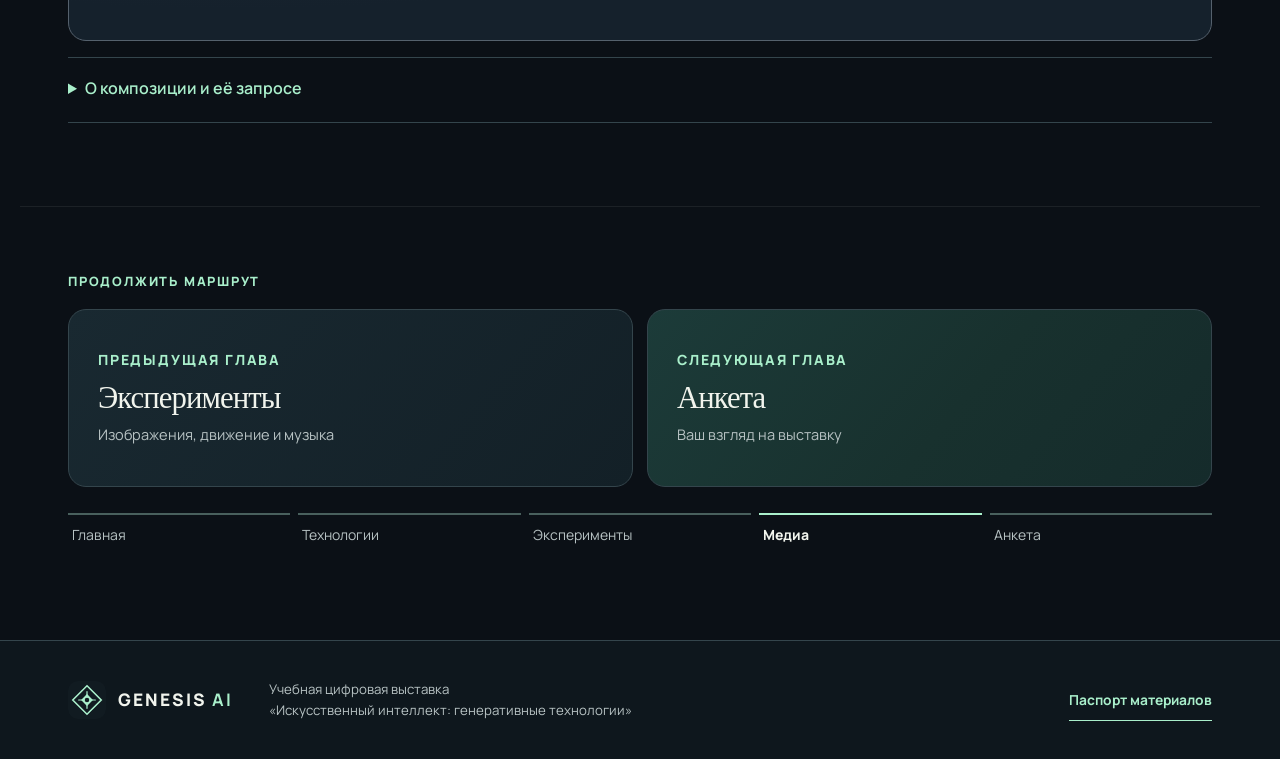
<file: gallery.html>
<!doctype html>
<html lang="ru">
  <head>
    <meta charset="utf-8" />
    <meta name="viewport" content="width=device-width,initial-scale=1" />
    <meta name="theme-color" content="#090d15" />
    <title>Медиа — GENESIS AI</title>
    <link
      rel="preload"
      href="assets/fonts/manrope-variable.ttf"
      as="font"
      type="font/ttf"
      crossorigin
    />
    <link rel="stylesheet" href="style.css" />
    <script defer src="script.js"></script>
    <meta
      name="description"
      content="GENESIS AI — интерактивная выставка о генеративном искусственном интеллекте и реальных экспериментах с изображениями, видео и музыкой."
    />
    <link rel="icon" href="assets/brand/genesis-mark.svg" />
    <link rel="alternate icon" href="assets/brand/favicon-32.png" />
    <link rel="apple-touch-icon" href="assets/brand/apple-touch-icon.png" />
  </head>
  <body data-page="gallery">
    <a class="skip" href="#main">К содержимому</a>
    <header class="site-header" id="site-header">
      <div class="header-inner">
        <a class="brand" href="index.html" aria-label="GENESIS AI — главная"
          ><img
            src="assets/brand/genesis-mark.svg"
            alt=""
            width="38"
            height="38"
          /><span class="brand-name"
            >GENESIS <b>AI</b><small>Лаборатория нового</small></span
          ></a
        >
        <nav
          id="primary-nav"
          class="primary-nav"
          aria-label="Основная навигация"
        >
          <a href="index.html">Главная</a
          ><a href="technology.html">Технологии</a
          ><a href="experiment.html">Эксперименты</a
          ><a href="gallery.html" aria-current="page">Медиа</a
          ><a href="survey.html">Анкета</a>
        </nav>
        <button
          class="menu-toggle"
          id="menu-toggle"
          type="button"
          aria-controls="primary-nav"
          aria-expanded="false"
          aria-label="Открыть меню"
        >
          <span></span><span></span><span></span>
        </button>
      </div>
    </header>
    <main id="main">
      <section class="page-lead reveal">
        <p class="eyebrow">04 / МЕДИААРХИВ</p>
        <h1>Медиа с<br /><em>историей.</em></h1>
        <p>
          Посмотрите результаты экспериментов крупным планом. Пять изображений,
          один видеоролик и песня Suno. Только материалы этого проекта — с
          подписями об их происхождении.
        </p>
      </section>
      <section class="section reveal" id="images">
        <p class="eyebrow">ИЗОБРАЖЕНИЯ</p>
        <h2>Город будущего</h2>
        <div class="media-grid" aria-label="Галерея AI-изображений">
          <figure class="media-card">
            <button
              type="button"
              class="gallery-open"
              data-lightbox-index="0"
              aria-label="Открыть: Базовое изображение города"
            >
              <img src="assets/city-ai.webp" alt="Базовое изображение города" />
            </button>
            <figcaption>
              Базовый кадр · ChatGPT Images · text-to-image · 05.11.2026
            </figcaption>
          </figure>
          <figure class="media-card">
            <button
              type="button"
              class="gallery-open"
              data-lightbox-index="1"
              aria-label="Открыть: Дневная редакция города"
            >
              <img src="assets/day-ai.webp" alt="Дневная редакция города" />
            </button>
            <figcaption>
              Дневная версия · ChatGPT Images · image edit · 05.11.2026
            </figcaption>
          </figure>
          <figure class="media-card">
            <button
              type="button"
              class="gallery-open"
              data-lightbox-index="2"
              aria-label="Открыть: Ночная редакция города"
            >
              <img src="assets/night-ai.webp" alt="Ночная редакция города" />
            </button>
            <figcaption>
              Ночная версия · ChatGPT Images · image edit · 05.11.2026
            </figcaption>
          </figure>
          <figure class="media-card">
            <button
              type="button"
              class="gallery-open"
              data-lightbox-index="3"
              aria-label="Открыть: Город по короткому запросу"
            >
              <img
                src="assets/simple-prompt-ai.webp"
                alt="Город по короткому запросу"
              />
            </button>
            <figcaption>
              Короткий запрос · ChatGPT Images · text-to-image · 05.11.2026
            </figcaption>
          </figure>
          <figure class="media-card">
            <button
              type="button"
              class="gallery-open"
              data-lightbox-index="4"
              aria-label="Открыть: Город, созданный Gemini по тому же запросу"
            >
              <img
                src="assets/model-gemini.webp"
                alt="Город, созданный Gemini по тому же запросу"
              />
            </button>
            <figcaption>
              Сравнение моделей · Gemini Images · text-to-image · 05.11.2026
            </figcaption>
          </figure>
        </div>
        <p class="archive-note">
          Оригинальные запросы основных опытов и разбор различий — на странице
          <a href="experiment.html">экспериментов</a>. Названия точных версий
          моделей указаны только там, где их сообщил инструмент.
        </p>
      </section>
      <section class="section reveal" id="video">
        <div class="section-head">
          <div>
            <p class="eyebrow">ВИДЕО / GOOGLE VIDS</p>
            <h2>Оживший город</h2>
          </div>
          <p>Исходный кадр оживает благодаря настоящей видеогенерации.</p>
        </div>
        <figure class="video-exhibit">
          <video
            controls
            playsinline
            preload="metadata"
            poster="assets/city-ai.webp"
            aria-label="Оживший город — видеогенерация из исходного кадра"
          >
            <source
              src="assets/city-animated-google-vids.mp4"
              type="video/mp4"
            />
            Ваш браузер не поддерживает воспроизведение MP4.
          </video>
          <figcaption>
            <strong>Оживший город</strong> · Google Vids, модель Omni ·
            image-to-video · 05.11.2026 · 10 секунд. Трамвай приближается,
            прохожие движутся, камера плавно продвигается вдоль бульвара.
            Скачанный MP4 работает локально. Основные здания и мосты сохранены;
            мелкие фигуры и детали трамвая местами меняются, заметен знак
            генератора.
          </figcaption>
        </figure>
        <details>
          <summary>Паспорт видеогенерации и точный запрос</summary>
          <div class="details-body">
            <p>
              <b>Вход:</b> <code>assets/city-ai.webp</code> (ChatGPT Images,
              1672×941). <b>Сервис:</b> Google Vids, режим «Анимировать», модель
              в интерфейсе — Omni, горизонтальный формат, 720p, 10 с.
              <b>Экспорт:</b> MP4 H.264, 1920×1080, 30 кадров/с; разрешение
              файла экспорта не следует считать исходным разрешением генерации.
              Одна попытка, бесплатные возможности личного аккаунта.
            </p>
            <p lang="en">
              Animate the uploaded image as the exact opening frame. Keep the
              same boulevard, buildings, bridges, trees, tram tracks, camera
              angle and composition throughout. The single tram glides slowly
              toward the camera along its rails; pedestrians on both sidewalks
              walk naturally at different speeds; cherry blossoms and hanging
              greenery sway gently in a light breeze. Reflections from the
              violet and teal lights shimmer subtly on the pavement. A very
              gentle forward camera push, stable and cinematic. Dusk lighting
              remains consistent. No new vehicles, no extra people suddenly
              appearing, no morphing architecture, no cuts, no text overlays.
              Natural, physically coherent motion.
            </p>
          </div>
        </details>
      </section>
      <section class="section reveal" id="audio">
        <div class="section-head">
          <div>
            <p class="eyebrow">МУЗЫКА / SUNO</p>
            <h2>Звук учебной идеи</h2>
          </div>
          <p>
            Та же композиция, что и в третьем эксперименте, — здесь её можно
            послушать ещё раз.
          </p>
        </div>
        <figure class="music-player">
          <div class="record-art" aria-hidden="true">
            <div class="record-disc">
              <span>GENESIS<br /><b>AI</b></span>
            </div>
            <span class="record-caption">SOUND OF AN IDEA</span>
          </div>
          <div class="music-copy">
            <p class="eyebrow">SUNO / АВТОРСКИЙ ЭКСПЕРИМЕНТ</p>
            <h3>Домашнее задание:<br />генеративный ИИ</h3>
            <p>
              От учебной темы — к полноценной песне. Композиция создана автором
              проекта в Suno.
            </p>
            <img
              class="audio-wave"
              src="assets/suno-waveform.svg"
              alt=""
              width="640"
              height="72"
            /><audio
              controls
              preload="metadata"
              aria-label="Песня о задании по введению в профессию"
            >
              <source
                src="assets/suno-introduction-to-profession.mp3"
                type="audio/mpeg"
              />
              Ваш браузер не поддерживает MP3.
              <a href="assets/suno-introduction-to-profession.mp3"
                >Скачать композицию</a
              >.
            </audio>
            <p class="music-caption">
              Suno · 2 мин 41 с · музыкальная генерация
            </p>
          </div>
        </figure>
        <details>
          <summary>О композиции и её запросе</summary>
          <div class="details-body">
            <p>
              Сгенерируй песню о выполнении домашнего задания по предмету
              «Введение в профессию» на тему генеративного искусственного
              интеллекта.
            </p>
            <p>
              Трек создан автором проекта в Suno и предоставлен в MP3. Точная
              версия модели и дата генерации не указаны.
            </p>
          </div>
        </details>
      </section>
      <nav class="chapter-nav section" aria-label="Маршрут выставки">
        <p class="eyebrow">ПРОДОЛЖИТЬ МАРШРУТ</p>
        <div class="chapter-nav__grid">
          <a class="chapter-nav__card" href="experiment.html"
            ><span class="chapter-nav__direction">Предыдущая глава</span
            ><strong>Эксперименты</strong
            ><span class="chapter-nav__summary"
              >Изображения, движение и музыка</span
            ></a
          ><a
            class="chapter-nav__card chapter-nav__card--next"
            href="survey.html"
            ><span class="chapter-nav__direction">Следующая глава</span
            ><strong>Анкета</strong
            ><span class="chapter-nav__summary">Ваш взгляд на выставку</span></a
          >
        </div>
        <ol class="journey-progress">
          <li>
            <a href="index.html"><span>01</span><span>Главная</span></a>
          </li>
          <li>
            <a href="technology.html"><span>02</span><span>Технологии</span></a>
          </li>
          <li>
            <a href="experiment.html"
              ><span>03</span><span>Эксперименты</span></a
            >
          </li>
          <li>
            <a href="gallery.html" aria-current="step"
              ><span>04</span><span>Медиа</span></a
            >
          </li>
          <li>
            <a href="survey.html"><span>05</span><span>Анкета</span></a>
          </li>
        </ol>
      </nav>
    </main>
    <dialog
      class="lightbox"
      id="media-lightbox"
      aria-label="Просмотр изображения"
    >
      <div class="lightbox-shell">
        <div class="lightbox-toolbar">
          <span class="lightbox-count" id="lightbox-count"></span
          ><button
            class="lightbox-close"
            type="button"
            aria-label="Закрыть изображение"
          >
            Закрыть <span aria-hidden="true">×</span>
          </button>
        </div>
        <div class="lightbox-stage">
          <button
            class="lightbox-arrow lightbox-prev"
            type="button"
            aria-label="Предыдущее изображение"
          >
            ←</button
          ><img
            id="lightbox-image"
            src="assets/city-ai.webp"
            alt="Базовое изображение города"
          /><button
            class="lightbox-arrow lightbox-next"
            type="button"
            aria-label="Следующее изображение"
          >
            →
          </button>
        </div>
        <p class="lightbox-caption" id="lightbox-caption"></p>
      </div>
    </dialog>
    <footer class="site-footer">
      <div class="footer-inner">
        <a class="brand" href="index.html" aria-label="GENESIS AI — главная"
          ><img
            src="assets/brand/genesis-mark.svg"
            alt=""
            width="34"
            height="34"
          /><span class="brand-name">GENESIS <b>AI</b></span></a
        >
        <p>
          Учебная цифровая выставка<br />«Искусственный интеллект: генеративные
          технологии»
        </p>
        <a class="footer-link" href="gallery.html">Паспорт материалов</a>
      </div>
    </footer>
  </body>
</html>
</file>
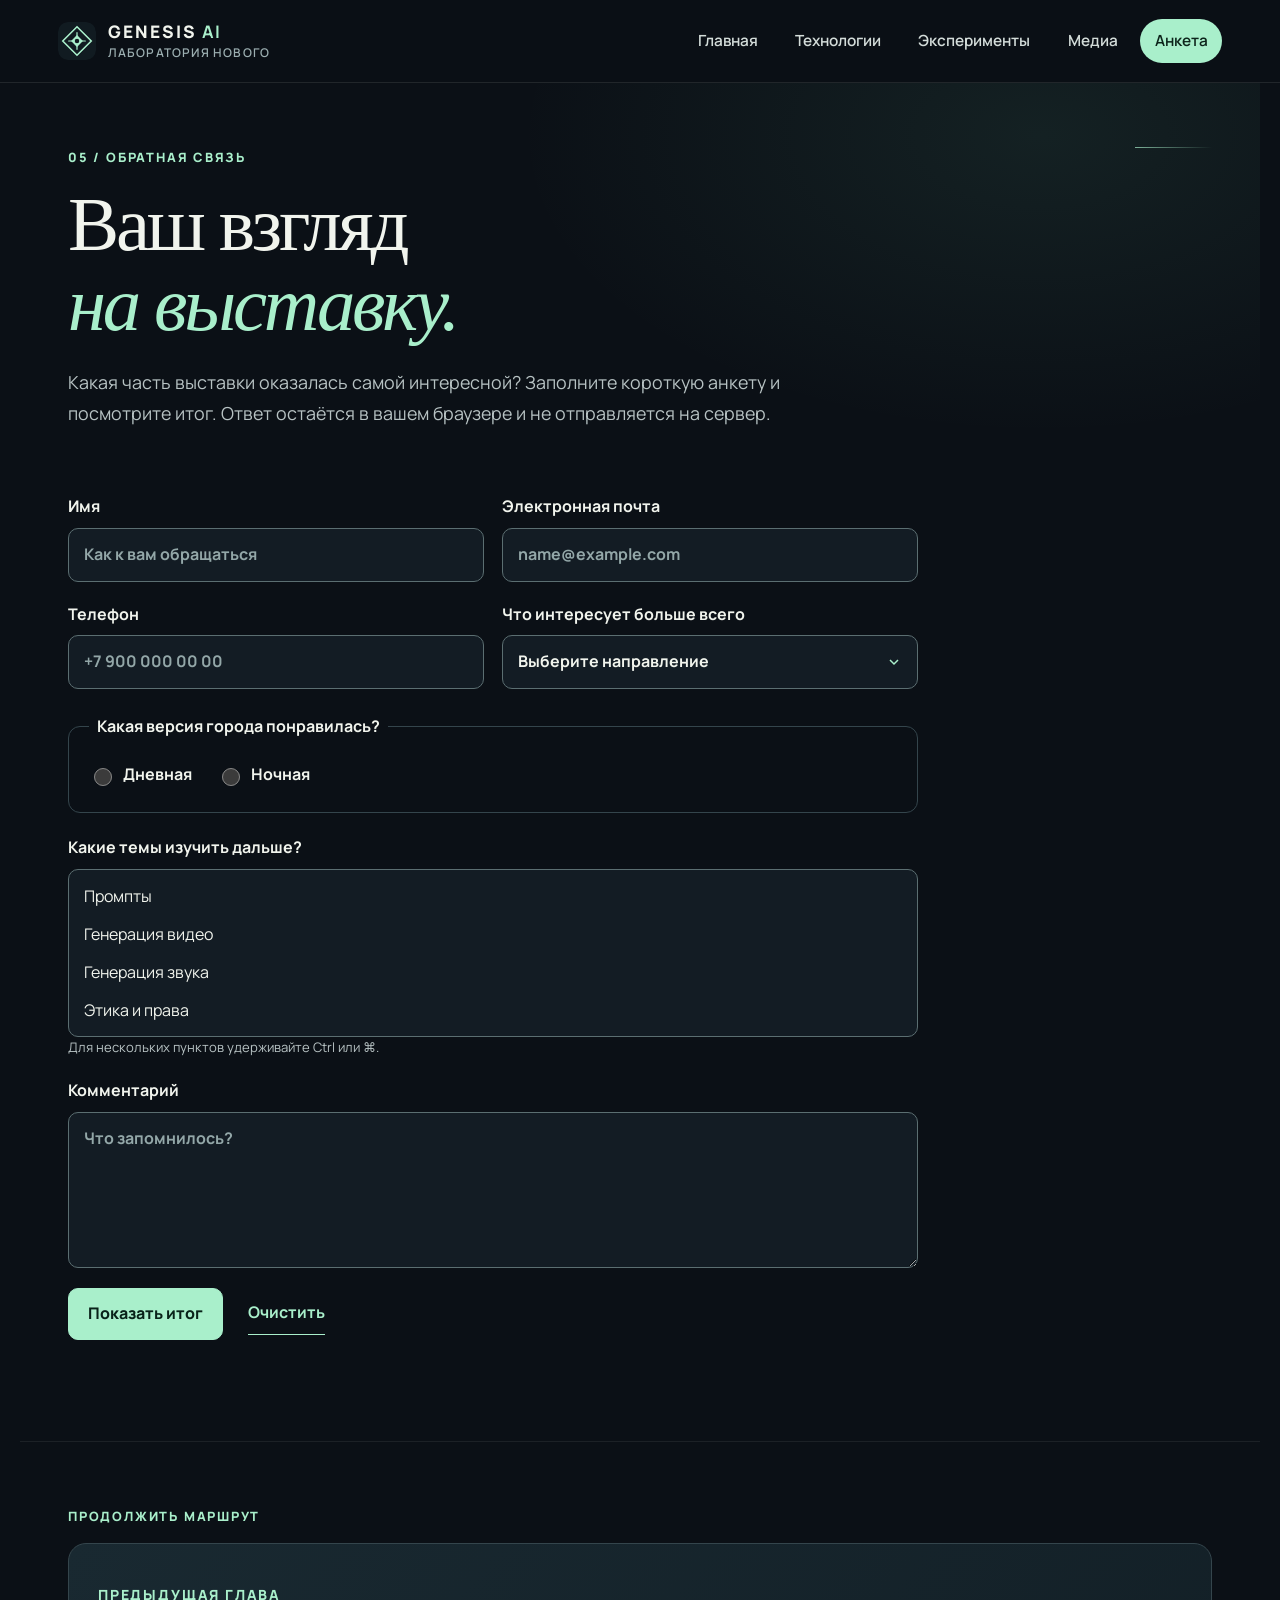
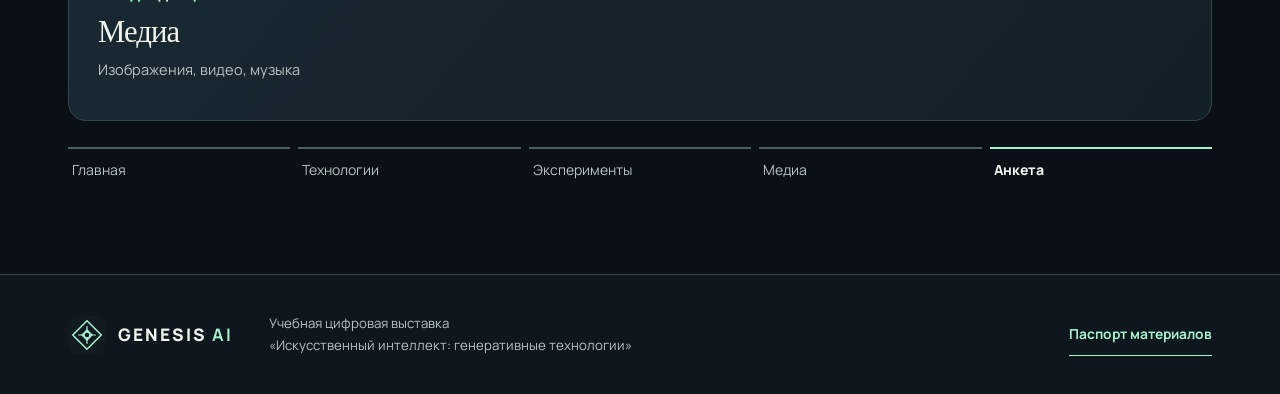
<file: survey.html>
<!doctype html>
<html lang="ru">
  <head>
    <meta charset="utf-8" />
    <meta name="viewport" content="width=device-width,initial-scale=1" />
    <meta name="theme-color" content="#090d15" />
    <title>Анкета — GENESIS AI</title>
    <link
      rel="preload"
      href="assets/fonts/manrope-variable.ttf"
      as="font"
      type="font/ttf"
      crossorigin
    />
    <link rel="stylesheet" href="style.css" />
    <script defer src="script.js"></script>
    <meta
      name="description"
      content="GENESIS AI — интерактивная выставка о генеративном искусственном интеллекте и реальных экспериментах с изображениями, видео и музыкой."
    />
    <link rel="icon" href="assets/brand/genesis-mark.svg" />
    <link rel="alternate icon" href="assets/brand/favicon-32.png" />
    <link rel="apple-touch-icon" href="assets/brand/apple-touch-icon.png" />
  </head>
  <body data-page="survey">
    <a class="skip" href="#main">К содержимому</a>
    <header class="site-header" id="site-header">
      <div class="header-inner">
        <a class="brand" href="index.html" aria-label="GENESIS AI — главная"
          ><img
            src="assets/brand/genesis-mark.svg"
            alt=""
            width="38"
            height="38"
          /><span class="brand-name"
            >GENESIS <b>AI</b><small>Лаборатория нового</small></span
          ></a
        >
        <nav
          id="primary-nav"
          class="primary-nav"
          aria-label="Основная навигация"
        >
          <a href="index.html">Главная</a
          ><a href="technology.html">Технологии</a
          ><a href="experiment.html">Эксперименты</a
          ><a href="gallery.html">Медиа</a
          ><a href="survey.html" aria-current="page">Анкета</a>
        </nav>
        <button
          class="menu-toggle"
          id="menu-toggle"
          type="button"
          aria-controls="primary-nav"
          aria-expanded="false"
          aria-label="Открыть меню"
        >
          <span></span><span></span><span></span>
        </button>
      </div>
    </header>
    <main id="main">
      <section class="page-lead reveal">
        <p class="eyebrow">05 / ОБРАТНАЯ СВЯЗЬ</p>
        <h1>Ваш взгляд<br /><em>на выставку.</em></h1>
        <p>
          Какая часть выставки оказалась самой интересной? Заполните короткую
          анкету и посмотрите итог. Ответ остаётся в вашем браузере и не
          отправляется на сервер.
        </p>
      </section>
      <section class="section reveal">
        <form class="survey" id="visitor-survey" name="visitorSurvey">
          <div class="form-grid">
            <label
              >Имя<input
                name="visitorName"
                type="text"
                autocomplete="name"
                required
                placeholder="Как к вам обращаться" /></label
            ><label
              >Электронная почта<input
                name="visitorEmail"
                type="email"
                autocomplete="email"
                required
                placeholder="name@example.com" /></label
            ><label
              >Телефон<input
                name="visitorPhone"
                type="tel"
                autocomplete="tel"
                required
                placeholder="+7 900 000 00 00" /></label
            ><label
              >Что интересует больше всего<select
                name="favoriteMedium"
                required
              >
                <option value="">Выберите направление</option>
                <option>Текст</option>
                <option>Изображения</option>
                <option>Видео</option>
                <option>Звук</option>
              </select></label
            >
          </div>
          <fieldset>
            <legend>Какая версия города понравилась?</legend>
            <label
              ><input type="radio" name="preferredScene" value="day" required />
              Дневная</label
            ><label
              ><input type="radio" name="preferredScene" value="night" />
              Ночная</label
            >
          </fieldset>
          <label
            >Какие темы изучить дальше?<select
              name="futureTopics"
              multiple
              size="4"
            >
              <option value="prompts">Промпты</option>
              <option value="video">Генерация видео</option>
              <option value="sound">Генерация звука</option>
              <option value="ethics">Этика и права</option></select
            ><small
              >Для нескольких пунктов удерживайте Ctrl или ⌘.</small
            ></label
          ><label
            >Комментарий<textarea
              name="visitorComment"
              rows="5"
              placeholder="Что запомнилось?"
            ></textarea>
          </label>
          <div class="form-actions">
            <button class="button" type="submit">Показать итог</button
            ><button class="text-link" type="reset">Очистить</button>
          </div>
          <p id="survey-result" role="status" aria-live="polite"></p>
        </form>
      </section>
      <nav class="chapter-nav section" aria-label="Маршрут выставки">
        <p class="eyebrow">ПРОДОЛЖИТЬ МАРШРУТ</p>
        <div class="chapter-nav__grid">
          <a class="chapter-nav__card" href="gallery.html"
            ><span class="chapter-nav__direction">Предыдущая глава</span
            ><strong>Медиа</strong
            ><span class="chapter-nav__summary"
              >Изображения, видео, музыка</span
            ></a
          >
        </div>
        <ol class="journey-progress">
          <li>
            <a href="index.html"><span>01</span><span>Главная</span></a>
          </li>
          <li>
            <a href="technology.html"><span>02</span><span>Технологии</span></a>
          </li>
          <li>
            <a href="experiment.html"
              ><span>03</span><span>Эксперименты</span></a
            >
          </li>
          <li>
            <a href="gallery.html"><span>04</span><span>Медиа</span></a>
          </li>
          <li>
            <a href="survey.html" aria-current="step"
              ><span>05</span><span>Анкета</span></a
            >
          </li>
        </ol>
      </nav>
    </main>
    <footer class="site-footer">
      <div class="footer-inner">
        <a class="brand" href="index.html" aria-label="GENESIS AI — главная"
          ><img
            src="assets/brand/genesis-mark.svg"
            alt=""
            width="34"
            height="34"
          /><span class="brand-name">GENESIS <b>AI</b></span></a
        >
        <p>
          Учебная цифровая выставка<br />«Искусственный интеллект: генеративные
          технологии»
        </p>
        <a class="footer-link" href="gallery.html">Паспорт материалов</a>
      </div>
    </footer>
  </body>
</html>
</file>
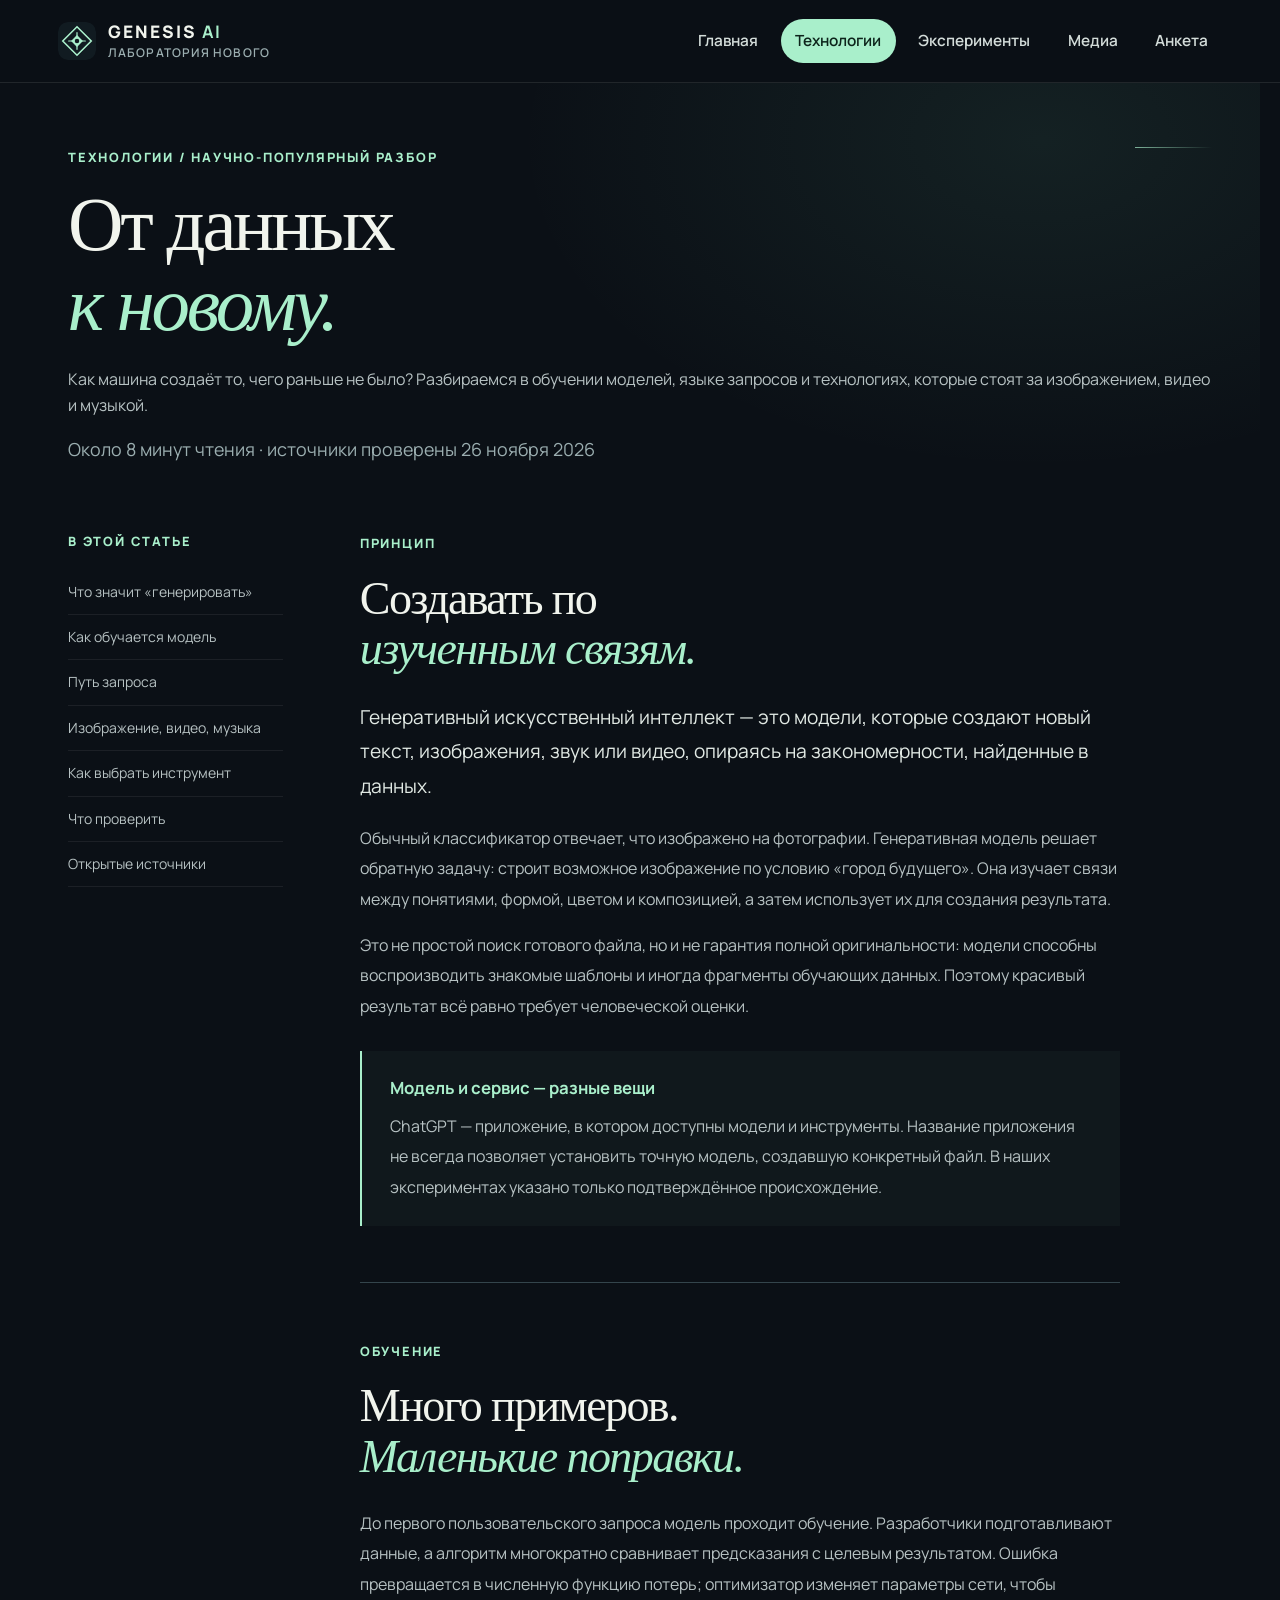
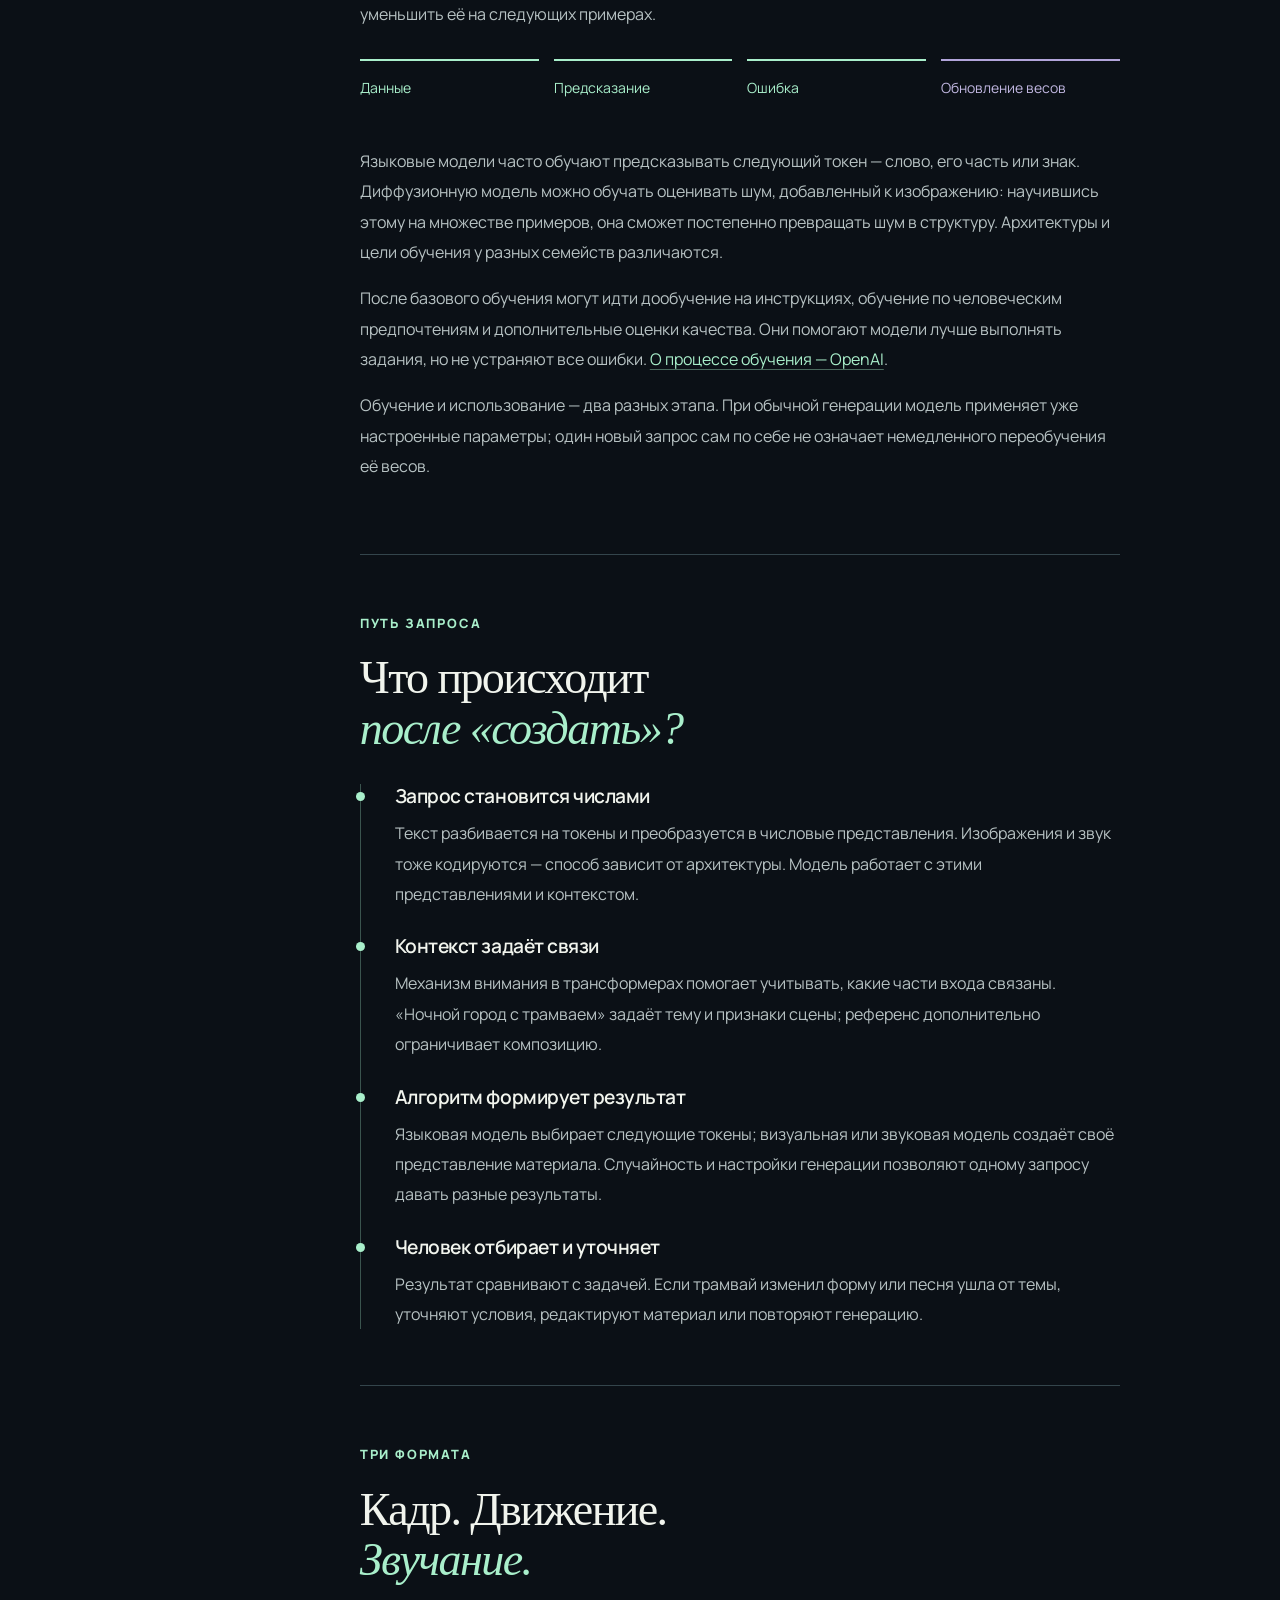
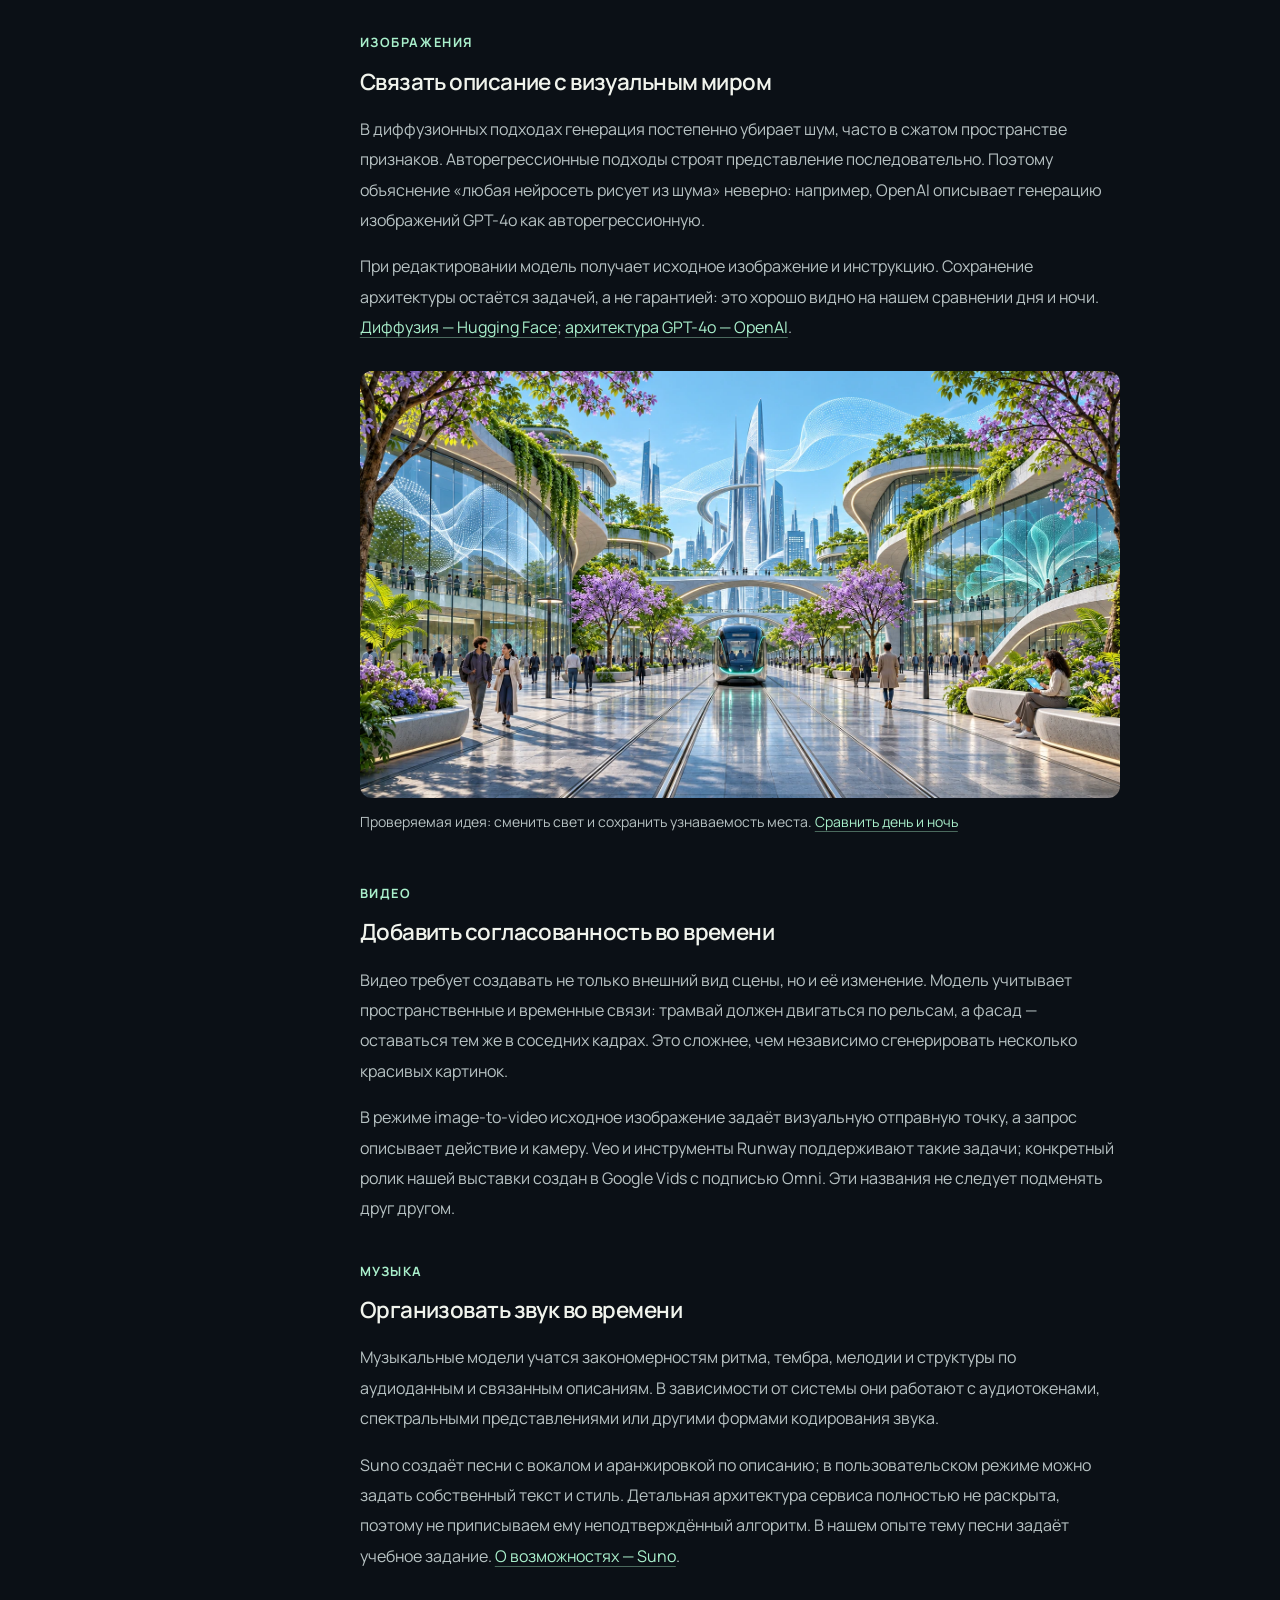
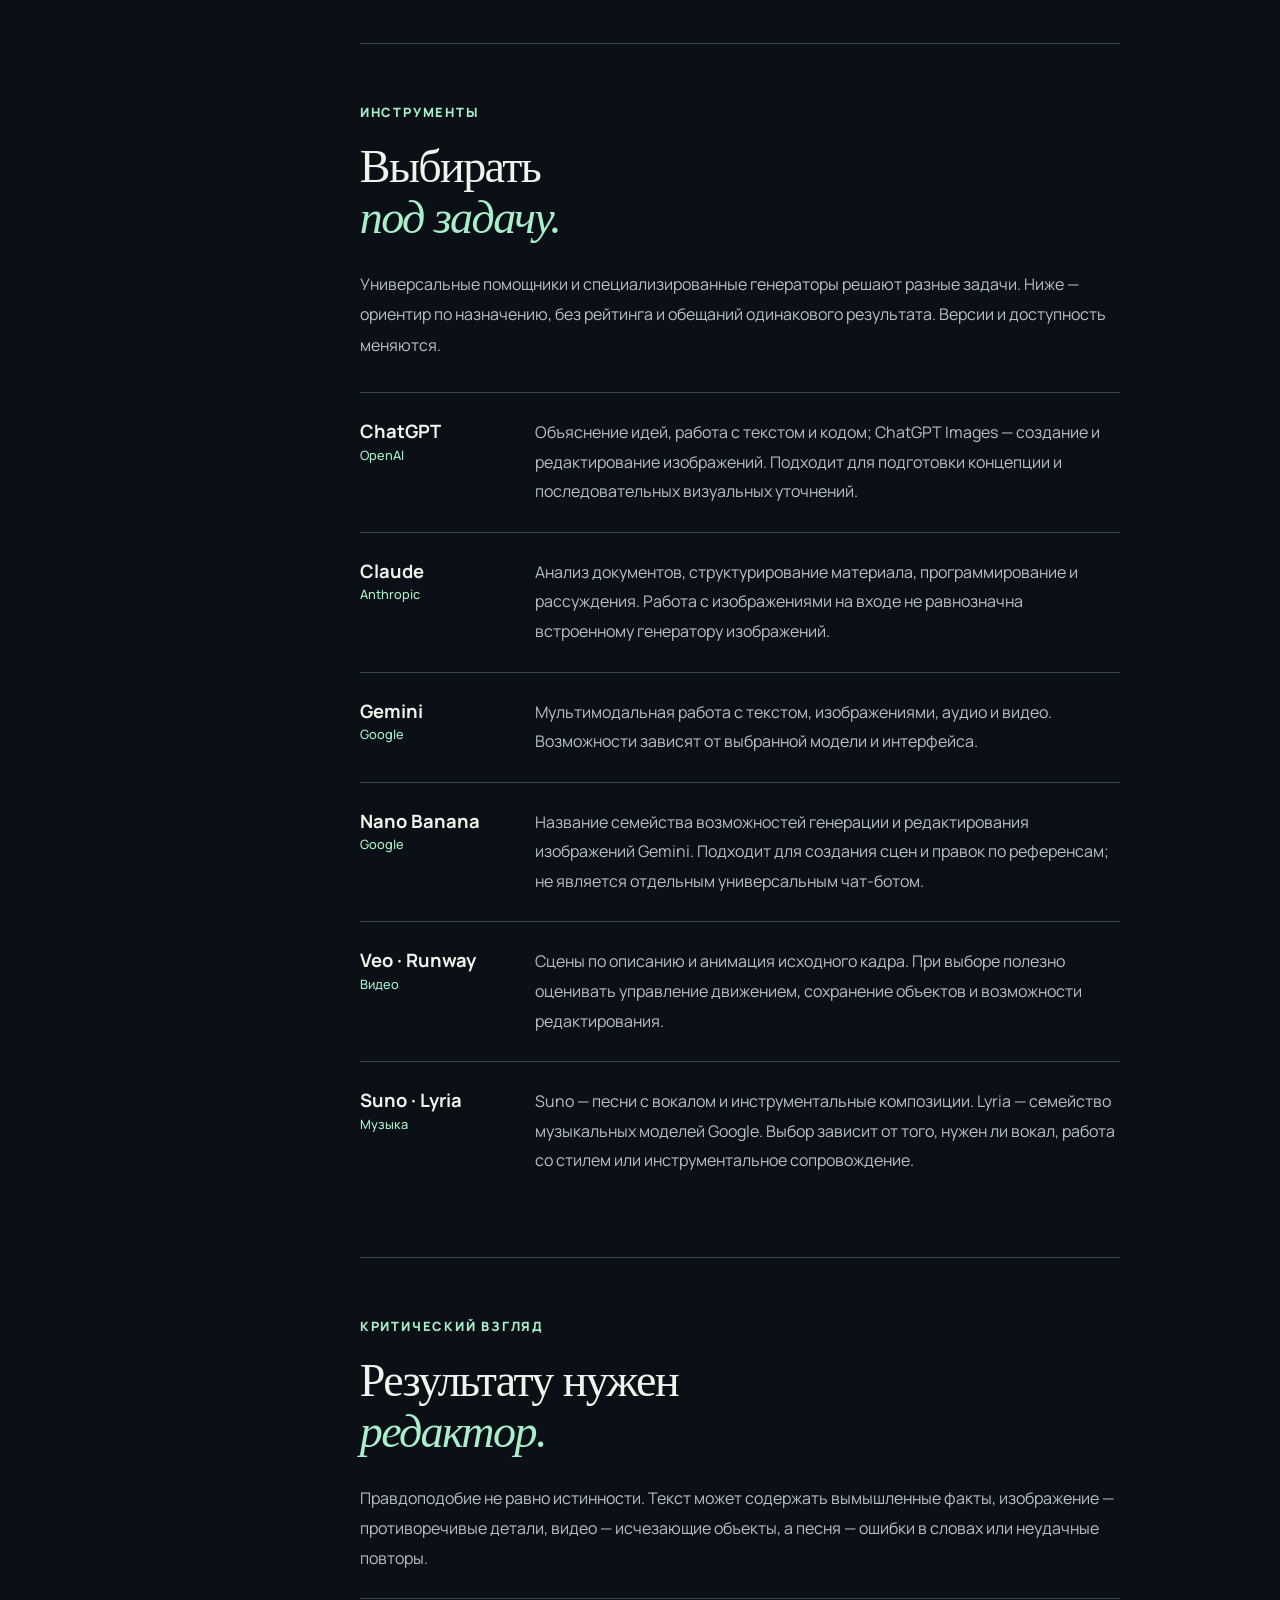
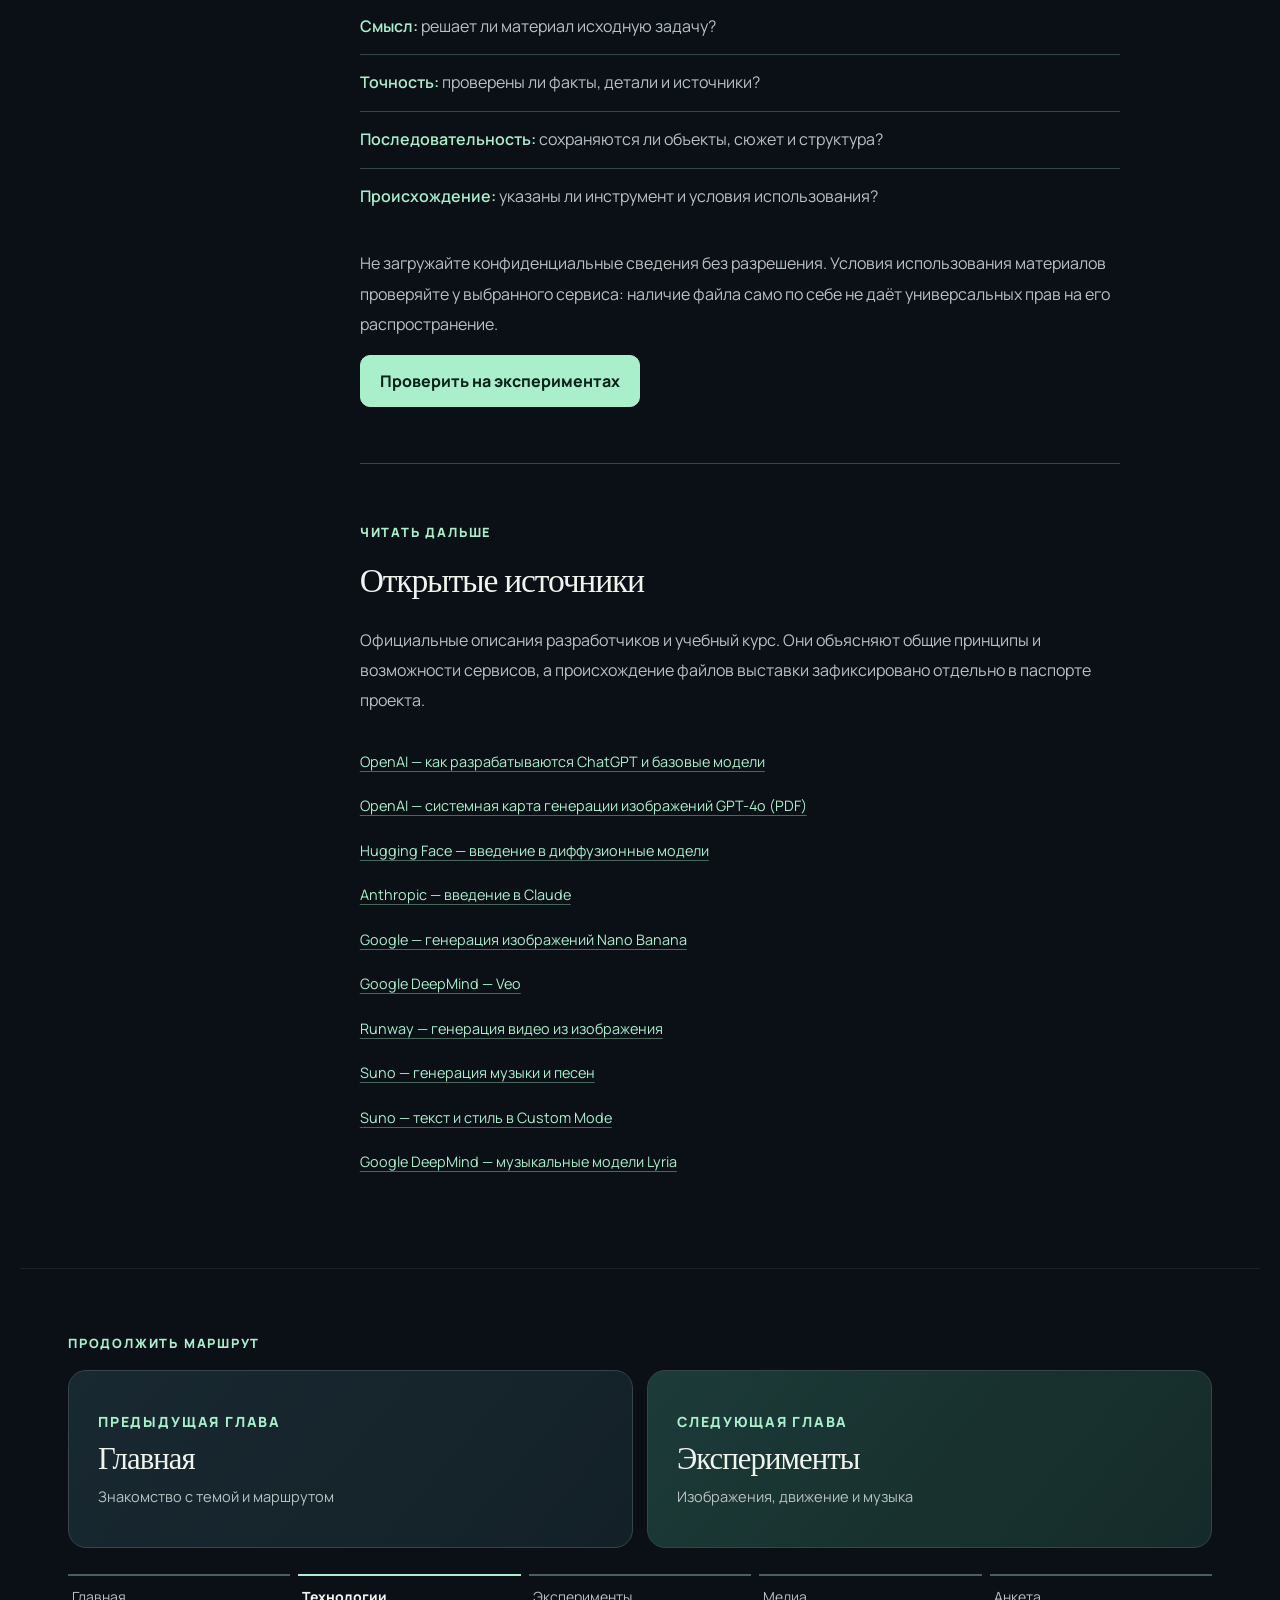
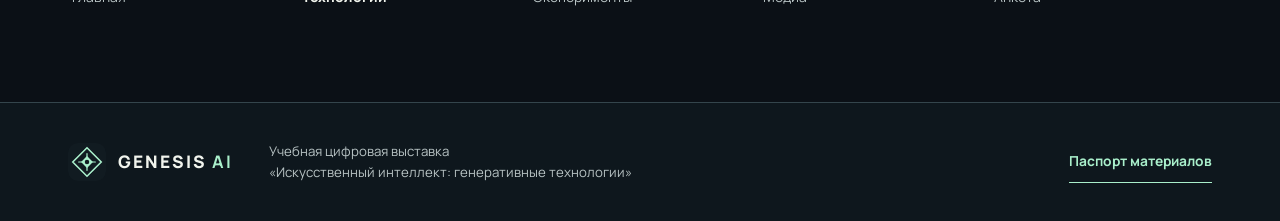
<file: technology.html>
<!doctype html>
<html lang="ru">
  <head>
    <meta charset="utf-8" />
    <meta name="viewport" content="width=device-width,initial-scale=1" />
    <meta name="theme-color" content="#090d15" />
    <title>Как это работает — GENESIS AI</title>
    <link
      rel="preload"
      href="assets/fonts/manrope-variable.ttf"
      as="font"
      type="font/ttf"
      crossorigin
    />
    <link rel="stylesheet" href="style.css" />
    <script defer src="script.js"></script>
    <meta
      name="description"
      content="GENESIS AI — интерактивная выставка о генеративном искусственном интеллекте и реальных экспериментах с изображениями, видео и музыкой."
    />
    <link rel="icon" href="assets/brand/genesis-mark.svg" />
    <link rel="alternate icon" href="assets/brand/favicon-32.png" />
    <link rel="apple-touch-icon" href="assets/brand/apple-touch-icon.png" />
  </head>
  <body data-page="technology">
    <a class="skip" href="#main">К содержимому</a>
    <header class="site-header" id="site-header">
      <div class="header-inner">
        <a class="brand" href="index.html" aria-label="GENESIS AI — главная"
          ><img
            src="assets/brand/genesis-mark.svg"
            alt=""
            width="38"
            height="38"
          /><span class="brand-name"
            >GENESIS <b>AI</b><small>Лаборатория нового</small></span
          ></a
        >
        <nav
          id="primary-nav"
          class="primary-nav"
          aria-label="Основная навигация"
        >
          <a href="index.html">Главная</a
          ><a href="technology.html" aria-current="page">Технологии</a
          ><a href="experiment.html">Эксперименты</a
          ><a href="gallery.html">Медиа</a><a href="survey.html">Анкета</a>
        </nav>
        <button
          class="menu-toggle"
          id="menu-toggle"
          type="button"
          aria-controls="primary-nav"
          aria-expanded="false"
          aria-label="Открыть меню"
        >
          <span></span><span></span><span></span>
        </button>
      </div>
    </header>
    <main id="main">
      <section class="page-lead reveal">
        <p class="eyebrow">ТЕХНОЛОГИИ / НАУЧНО-ПОПУЛЯРНЫЙ РАЗБОР</p>
        <h1>От данных<br /><em>к новому.</em></h1>
        <p>
          Как машина создаёт то, чего раньше не было? Разбираемся в обучении
          моделей, языке запросов и технологиях, которые стоят за изображением,
          видео и музыкой.
        </p>
        <p class="reading-meta">
          Около 8 минут чтения · источники проверены 26 ноября 2026
        </p>
      </section>
      <div class="article-layout section">
        <aside class="article-sidebar">
          <nav aria-label="Содержание статьи">
            <p class="eyebrow">В ЭТОЙ СТАТЬЕ</p>
            <a href="#principle">Что значит «генерировать»</a
            ><a href="#learning">Как обучается модель</a
            ><a href="#request">Путь запроса</a
            ><a href="#formats">Изображение, видео, музыка</a
            ><a href="#tools">Как выбрать инструмент</a
            ><a href="#limits">Что проверить</a
            ><a href="#sources">Открытые источники</a>
          </nav>
        </aside>
        <article class="technology-article">
          <section id="principle">
            <p class="eyebrow">ПРИНЦИП</p>
            <h2>Создавать по<br /><em>изученным связям.</em></h2>
            <p class="article-intro">
              Генеративный искусственный интеллект — это модели, которые создают
              новый текст, изображения, звук или видео, опираясь на
              закономерности, найденные в данных.
            </p>
            <p>
              Обычный классификатор отвечает, что изображено на фотографии.
              Генеративная модель решает обратную задачу: строит возможное
              изображение по условию «город будущего». Она изучает связи между
              понятиями, формой, цветом и композицией, а затем использует их для
              создания результата.
            </p>
            <p>
              Это не простой поиск готового файла, но и не гарантия полной
              оригинальности: модели способны воспроизводить знакомые шаблоны и
              иногда фрагменты обучающих данных. Поэтому красивый результат всё
              равно требует человеческой оценки.
            </p>
            <aside class="article-callout">
              <strong>Модель и сервис — разные вещи</strong>
              <p>
                ChatGPT — приложение, в котором доступны модели и инструменты.
                Название приложения не всегда позволяет установить точную
                модель, создавшую конкретный файл. В наших экспериментах указано
                только подтверждённое происхождение.
              </p>
            </aside>
          </section>
          <section id="learning">
            <p class="eyebrow">ОБУЧЕНИЕ</p>
            <h2>Много примеров.<br /><em>Маленькие поправки.</em></h2>
            <p>
              До первого пользовательского запроса модель проходит обучение.
              Разработчики подготавливают данные, а алгоритм многократно
              сравнивает предсказания с целевым результатом. Ошибка превращается
              в численную функцию потерь; оптимизатор изменяет параметры сети,
              чтобы уменьшить её на следующих примерах.
            </p>
            <div class="learning-loop" aria-label="Цикл обучения">
              <span>Данные</span><span>Предсказание</span><span>Ошибка</span
              ><span>Обновление весов</span>
            </div>
            <p>
              Языковые модели часто обучают предсказывать следующий токен —
              слово, его часть или знак. Диффузионную модель можно обучать
              оценивать шум, добавленный к изображению: научившись этому на
              множестве примеров, она сможет постепенно превращать шум в
              структуру. Архитектуры и цели обучения у разных семейств
              различаются.
            </p>
            <p>
              После базового обучения могут идти дообучение на инструкциях,
              обучение по человеческим предпочтениям и дополнительные оценки
              качества. Они помогают модели лучше выполнять задания, но не
              устраняют все ошибки.
              <a
                class="source-ref"
                href="https://help.openai.com/en/articles/7842364-how-chatgpt-and-our-foundation-models-are-developed"
                >О процессе обучения — OpenAI</a
              >.
            </p>
            <p>
              Обучение и использование — два разных этапа. При обычной генерации
              модель применяет уже настроенные параметры; один новый запрос сам
              по себе не означает немедленного переобучения её весов.
            </p>
          </section>
          <section id="request">
            <p class="eyebrow">ПУТЬ ЗАПРОСА</p>
            <h2>Что происходит<br /><em>после «создать»?</em></h2>
            <ol class="request-steps">
              <li>
                <h3>Запрос становится числами</h3>
                <p>
                  Текст разбивается на токены и преобразуется в числовые
                  представления. Изображения и звук тоже кодируются — способ
                  зависит от архитектуры. Модель работает с этими
                  представлениями и контекстом.
                </p>
              </li>
              <li>
                <h3>Контекст задаёт связи</h3>
                <p>
                  Механизм внимания в трансформерах помогает учитывать, какие
                  части входа связаны. «Ночной город с трамваем» задаёт тему и
                  признаки сцены; референс дополнительно ограничивает
                  композицию.
                </p>
              </li>
              <li>
                <h3>Алгоритм формирует результат</h3>
                <p>
                  Языковая модель выбирает следующие токены; визуальная или
                  звуковая модель создаёт своё представление материала.
                  Случайность и настройки генерации позволяют одному запросу
                  давать разные результаты.
                </p>
              </li>
              <li>
                <h3>Человек отбирает и уточняет</h3>
                <p>
                  Результат сравнивают с задачей. Если трамвай изменил форму или
                  песня ушла от темы, уточняют условия, редактируют материал или
                  повторяют генерацию.
                </p>
              </li>
            </ol>
          </section>
          <section id="formats">
            <p class="eyebrow">ТРИ ФОРМАТА</p>
            <h2>Кадр. Движение.<br /><em>Звучание.</em></h2>
            <div class="format-story">
              <span class="format-tag">ИЗОБРАЖЕНИЯ</span>
              <h3>Связать описание с визуальным миром</h3>
              <p>
                В диффузионных подходах генерация постепенно убирает шум, часто
                в сжатом пространстве признаков. Авторегрессионные подходы
                строят представление последовательно. Поэтому объяснение «любая
                нейросеть рисует из шума» неверно: например, OpenAI описывает
                генерацию изображений GPT-4o как авторегрессионную.
              </p>
              <p>
                При редактировании модель получает исходное изображение и
                инструкцию. Сохранение архитектуры остаётся задачей, а не
                гарантией: это хорошо видно на нашем сравнении дня и ночи.
                <a
                  class="source-ref"
                  href="https://huggingface.co/learn/diffusion-course/en/unit1/1"
                  >Диффузия — Hugging Face</a
                >;
                <a
                  class="source-ref"
                  href="https://cdn.openai.com/11998be9-5319-4302-bfbf-1167e093f1fb/Native_Image_Generation_System_Card.pdf"
                  >архитектура GPT-4o — OpenAI</a
                >.
              </p>
            </div>
            <figure class="article-visual">
              <img
                loading="lazy"
                src="assets/day-ai.webp"
                alt="Дневная версия города из первого эксперимента"
              />
              <figcaption>
                Проверяемая идея: сменить свет и сохранить узнаваемость места.
                <a href="experiment.html#light">Сравнить день и ночь</a>
              </figcaption>
            </figure>
            <div class="format-story">
              <span class="format-tag">ВИДЕО</span>
              <h3>Добавить согласованность во времени</h3>
              <p>
                Видео требует создавать не только внешний вид сцены, но и её
                изменение. Модель учитывает пространственные и временные связи:
                трамвай должен двигаться по рельсам, а фасад — оставаться тем же
                в соседних кадрах. Это сложнее, чем независимо сгенерировать
                несколько красивых картинок.
              </p>
              <p>
                В режиме image-to-video исходное изображение задаёт визуальную
                отправную точку, а запрос описывает действие и камеру. Veo и
                инструменты Runway поддерживают такие задачи; конкретный ролик
                нашей выставки создан в Google Vids с подписью Omni. Эти
                названия не следует подменять друг другом.
              </p>
            </div>
            <div class="format-story">
              <span class="format-tag">МУЗЫКА</span>
              <h3>Организовать звук во времени</h3>
              <p>
                Музыкальные модели учатся закономерностям ритма, тембра, мелодии
                и структуры по аудиоданным и связанным описаниям. В зависимости
                от системы они работают с аудиотокенами, спектральными
                представлениями или другими формами кодирования звука.
              </p>
              <p>
                Suno создаёт песни с вокалом и аранжировкой по описанию; в
                пользовательском режиме можно задать собственный текст и стиль.
                Детальная архитектура сервиса полностью не раскрыта, поэтому не
                приписываем ему неподтверждённый алгоритм. В нашем опыте тему
                песни задаёт учебное задание.
                <a
                  class="source-ref"
                  href="https://suno.com/tools/ai-music-generator"
                  >О возможностях — Suno</a
                >.
              </p>
            </div>
          </section>
          <section id="tools">
            <p class="eyebrow">ИНСТРУМЕНТЫ</p>
            <h2>Выбирать<br /><em>под задачу.</em></h2>
            <p>
              Универсальные помощники и специализированные генераторы решают
              разные задачи. Ниже — ориентир по назначению, без рейтинга и
              обещаний одинакового результата. Версии и доступность меняются.
            </p>
            <dl class="tool-directory">
              <div>
                <dt>ChatGPT <span>OpenAI</span></dt>
                <dd>
                  Объяснение идей, работа с текстом и кодом; ChatGPT Images —
                  создание и редактирование изображений. Подходит для подготовки
                  концепции и последовательных визуальных уточнений.
                </dd>
              </div>
              <div>
                <dt>Claude <span>Anthropic</span></dt>
                <dd>
                  Анализ документов, структурирование материала,
                  программирование и рассуждения. Работа с изображениями на
                  входе не равнозначна встроенному генератору изображений.
                </dd>
              </div>
              <div>
                <dt>Gemini <span>Google</span></dt>
                <dd>
                  Мультимодальная работа с текстом, изображениями, аудио и
                  видео. Возможности зависят от выбранной модели и интерфейса.
                </dd>
              </div>
              <div>
                <dt>Nano Banana <span>Google</span></dt>
                <dd>
                  Название семейства возможностей генерации и редактирования
                  изображений Gemini. Подходит для создания сцен и правок по
                  референсам; не является отдельным универсальным чат-ботом.
                </dd>
              </div>
              <div>
                <dt>Veo · Runway <span>Видео</span></dt>
                <dd>
                  Сцены по описанию и анимация исходного кадра. При выборе
                  полезно оценивать управление движением, сохранение объектов и
                  возможности редактирования.
                </dd>
              </div>
              <div>
                <dt>Suno · Lyria <span>Музыка</span></dt>
                <dd>
                  Suno — песни с вокалом и инструментальные композиции. Lyria —
                  семейство музыкальных моделей Google. Выбор зависит от того,
                  нужен ли вокал, работа со стилем или инструментальное
                  сопровождение.
                </dd>
              </div>
            </dl>
          </section>
          <section id="limits">
            <p class="eyebrow">КРИТИЧЕСКИЙ ВЗГЛЯД</p>
            <h2>Результату нужен<br /><em>редактор.</em></h2>
            <p>
              Правдоподобие не равно истинности. Текст может содержать
              вымышленные факты, изображение — противоречивые детали, видео —
              исчезающие объекты, а песня — ошибки в словах или неудачные
              повторы.
            </p>
            <ul class="editor-checks">
              <li><b>Смысл:</b> решает ли материал исходную задачу?</li>
              <li><b>Точность:</b> проверены ли факты, детали и источники?</li>
              <li>
                <b>Последовательность:</b> сохраняются ли объекты, сюжет и
                структура?
              </li>
              <li>
                <b>Происхождение:</b> указаны ли инструмент и условия
                использования?
              </li>
            </ul>
            <p>
              Не загружайте конфиденциальные сведения без разрешения. Условия
              использования материалов проверяйте у выбранного сервиса: наличие
              файла само по себе не даёт универсальных прав на его
              распространение.
            </p>
            <a class="button" href="experiment.html"
              >Проверить на экспериментах</a
            >
          </section>
          <section id="sources" class="article-sources">
            <p class="eyebrow">ЧИТАТЬ ДАЛЬШЕ</p>
            <h2>Открытые источники</h2>
            <p>
              Официальные описания разработчиков и учебный курс. Они объясняют
              общие принципы и возможности сервисов, а происхождение файлов
              выставки зафиксировано отдельно в паспорте проекта.
            </p>
            <ul>
              <li>
                <a
                  href="https://help.openai.com/en/articles/7842364-how-chatgpt-and-our-foundation-models-are-developed"
                  >OpenAI — как разрабатываются ChatGPT и базовые модели</a
                >
              </li>
              <li>
                <a
                  href="https://cdn.openai.com/11998be9-5319-4302-bfbf-1167e093f1fb/Native_Image_Generation_System_Card.pdf"
                  >OpenAI — системная карта генерации изображений GPT-4o
                  (PDF)</a
                >
              </li>
              <li>
                <a
                  href="https://huggingface.co/learn/diffusion-course/en/unit1/1"
                  >Hugging Face — введение в диффузионные модели</a
                >
              </li>
              <li>
                <a href="https://platform.claude.com/docs/en/intro"
                  >Anthropic — введение в Claude</a
                >
              </li>
              <li>
                <a href="https://ai.google.dev/gemini-api/docs/image-generation"
                  >Google — генерация изображений Nano Banana</a
                >
              </li>
              <li>
                <a href="https://deepmind.google/models/veo/"
                  >Google DeepMind — Veo</a
                >
              </li>
              <li>
                <a href="https://docs.dev.runwayml.com/guides/using-the-api/"
                  >Runway — генерация видео из изображения</a
                >
              </li>
              <li>
                <a href="https://suno.com/tools/ai-music-generator"
                  >Suno — генерация музыки и песен</a
                >
              </li>
              <li>
                <a href="https://help.suno.com/en/articles/3726721"
                  >Suno — текст и стиль в Custom Mode</a
                >
              </li>
              <li>
                <a href="https://deepmind.google/models/lyria/"
                  >Google DeepMind — музыкальные модели Lyria</a
                >
              </li>
            </ul>
          </section>
        </article>
      </div>
      <nav class="chapter-nav section" aria-label="Маршрут выставки">
        <p class="eyebrow">ПРОДОЛЖИТЬ МАРШРУТ</p>
        <div class="chapter-nav__grid">
          <a class="chapter-nav__card" href="index.html"
            ><span class="chapter-nav__direction">Предыдущая глава</span
            ><strong>Главная</strong
            ><span class="chapter-nav__summary"
              >Знакомство с темой и маршрутом</span
            ></a
          ><a
            class="chapter-nav__card chapter-nav__card--next"
            href="experiment.html"
            ><span class="chapter-nav__direction">Следующая глава</span
            ><strong>Эксперименты</strong
            ><span class="chapter-nav__summary"
              >Изображения, движение и музыка</span
            ></a
          >
        </div>
        <ol class="journey-progress">
          <li>
            <a href="index.html"><span>01</span><span>Главная</span></a>
          </li>
          <li>
            <a href="technology.html" aria-current="step"
              ><span>02</span><span>Технологии</span></a
            >
          </li>
          <li>
            <a href="experiment.html"
              ><span>03</span><span>Эксперименты</span></a
            >
          </li>
          <li>
            <a href="gallery.html"><span>04</span><span>Медиа</span></a>
          </li>
          <li>
            <a href="survey.html"><span>05</span><span>Анкета</span></a>
          </li>
        </ol>
      </nav>
    </main>
    <footer class="site-footer">
      <div class="footer-inner">
        <a class="brand" href="index.html" aria-label="GENESIS AI — главная"
          ><img
            src="assets/brand/genesis-mark.svg"
            alt=""
            width="34"
            height="34"
          /><span class="brand-name">GENESIS <b>AI</b></span></a
        >
        <p>
          Учебная цифровая выставка<br />«Искусственный интеллект: генеративные
          технологии»
        </p>
        <a class="footer-link" href="gallery.html">Паспорт материалов</a>
      </div>
    </footer>
  </body>
</html>
</file>
<file: style.css>
:root {
  --page-bg: #0b1016; --surface: #131c24; --surface-high: #1b2831; --line: #34454c; --text: #f1f4ed; --muted: #b7c2c3;
  --mint: #a9efcb; --mint-strong: #79d9af; --gold: #e0bd89; --display: Georgia, "Times New Roman", serif;
  --container: 1240px; --space-section: clamp(64px, 6.5vw, 98px); --radius: 18px;
  --ease: cubic-bezier(0.22, 1, 0.36, 1); color-scheme: dark; font-family: var(--sans);
}
* { box-sizing: border-box; }
html { scroll-behavior: smooth; scroll-padding-top: 96px; }
body { margin: 0; min-width: 280px; background: var(--page-bg); color: var(--text); line-height: 1.6; transition: background 0.4s; }
body.menu-open { overflow: hidden; }
a { color: inherit; text-decoration: none; }
img, video { display: block; max-width: 100%; }
button, input, select, textarea { font: inherit; }
button { cursor: pointer; }
button:disabled { cursor: not-allowed; opacity: 0.5; }
:focus-visible { outline: 3px solid var(--mint); outline-offset: 4px; }
::selection { background: var(--mint); color: #10231c; }
.skip { position: fixed; z-index: 100; top: -100px; left: 18px; padding: 10px 16px; background: var(--mint); color: #0b2118; border-radius: 8px; }
.skip:focus { top: 12px; }
/* Identity and navigation */
.site-header {
  position: sticky; top: 0; z-index: 50; border-bottom: 1px solid #ffffff18; background: #0b1016d9;
  backdrop-filter: blur(18px); -webkit-backdrop-filter: blur(18px); transition: background 0.25s, box-shadow 0.25s;
}
.site-header.is-scrolled { background: #0b1016f5; box-shadow: 0 12px 32px #0005; }
.header-inner {
  max-width: 1500px; min-height: 82px; margin: auto; padding: 10px clamp(20px, 4.5vw, 62px); display: flex;
  align-items: center; justify-content: space-between; gap: 28px;
}
.brand { display: inline-flex; align-items: center; flex: none; gap: 12px; min-width: 0; }
.brand img { width: 38px; height: 38px; border-radius: 10px; }
.brand-name { display: block; font-size: 1.08rem; font-weight: 800; letter-spacing: 0.115em; line-height: 1.12; white-space: nowrap; }
.brand-name b { color: var(--mint); }
.brand-name small { display: block; margin-top: 5px; color: #9baeb0; font-weight: 600; text-transform: uppercase; }
.primary-nav { display: flex; align-items: center; justify-content: flex-end; gap: clamp(2px, 0.6vw, 10px); }
.primary-nav a {
  position: relative; padding: 10px clamp(10px, 1.15vw, 17px); border-radius: 999px; color: #d3dcd9; font-size: 0.96rem;
  font-weight: 600; white-space: nowrap; transition: color 0.2s, background 0.2s, transform 0.2s;
}
.primary-nav a:hover { color: #fff; background: #ffffff12; transform: translateY(-1px); }
.primary-nav a[aria-current] { color: #0d241b; background: var(--mint); }
.menu-toggle {
  display: none; width: 48px; height: 48px; flex: none; align-items: center; justify-content: center;
  flex-direction: column; gap: 6px; padding: 0; border: 1px solid var(--line); border-radius: 12px;
  background: var(--surface); color: var(--text);
}
.menu-toggle span { width: 20px; height: 2px; border-radius: 2px; background: currentColor; transition: transform 0.25s, opacity 0.25s; }
.menu-toggle[aria-expanded="true"] span:first-child { transform: translateY(8px) rotate(45deg); }
.menu-toggle[aria-expanded="true"] span:nth-child(2) { opacity: 0; }
.menu-toggle[aria-expanded="true"] span:last-child { transform: translateY(-8px) rotate(-45deg); }
/* Shared editorial rhythm */
main { min-height: 60vh; }
.section { max-width: var(--container); margin: 0 auto; padding: var(--space-section) clamp(20px, 4vw, 48px); }
.section + .section { border-top: 1px solid #ffffff12; }
.eyebrow { margin: 0 0 18px; color: var(--mint); font-weight: 800; text-transform: uppercase; }
h1, h2, h3, p { margin-top: 0; }
h1, h2 { font-family: var(--display); font-weight: 400; line-height: 1.04; letter-spacing: -0.042em; text-wrap: balance; }
h1 { font-size: clamp(3.3rem, 6vw, 6.9rem); }
h2 { font-size: clamp(2.25rem, 4.2vw, 4.2rem); margin-bottom: 25px; }
h3 { font-size: clamp(1.35rem, 2vw, 1.8rem); letter-spacing: -0.025em; }
em { font-family: var(--display); font-weight: 400; color: var(--mint); }
p { color: var(--muted); }
.button {
  display: inline-flex; align-items: center; justify-content: space-between; gap: 32px; min-height: 52px;
  padding: 12px 19px; border: 1px solid var(--mint); border-radius: 10px; background: var(--mint); color: #092219;
  font-weight: 750; transition: background 0.25s, transform 0.25s var(--ease), box-shadow 0.25s;
}
.button:hover { background: #d1ffe4; transform: translateY(-3px); box-shadow: 0 12px 26px #0004; }
.text-link, .footer-link {
  display: inline-flex; align-items: center; min-height: 42px; gap: 12px; color: var(--mint); border: 0;
  border-bottom: 1px solid var(--mint); background: none; padding: 6px 0; font-weight: 700;
}
.text-link:hover, .footer-link:hover { color: #dcffe9; }
.page-lead {
  position: relative; isolation: isolate; max-width: var(--container); margin: 0 auto;
  padding: clamp(56px, 5vw, 74px) clamp(20px, 4vw, 48px) 28px;
}
.page-lead::before {
  content: ""; position: absolute; z-index: -1; top: 0; right: 0; width: min(70%, 780px); height: 100%;
  background: radial-gradient(ellipse at 72% 14%, #70cda717, transparent 66%); pointer-events: none;
}
.page-lead::after {
  content: ""; position: absolute; top: clamp(56px, 5vw, 74px); right: clamp(20px, 4vw, 48px);
  width: clamp(46px, 6vw, 82px); height: 1px; background: linear-gradient(90deg, var(--mint), transparent);
  opacity: 0.7;
}
.page-lead + .section { padding-top: clamp(34px, 3vw, 48px); }
.page-lead h1 { max-width: 1000px; margin: 0 0 22px; }
.page-lead > p:last-child { max-width: 720px; margin: 0; font-size: clamp(1.04rem, 1.4vw, 1.23rem); line-height: 1.7; }
.section-head { display: flex; align-items: end; justify-content: space-between; gap: 32px; margin-bottom: 26px; }
.section-head h2 { margin-bottom: 0; }
.section-head > p { width: min(32%, 340px); margin-bottom: 5px; }
/* Cover */
.hero {
  position: relative; isolation: isolate; min-height: clamp(570px, 59vw, 730px); display: flex; align-items: center;
  overflow: hidden; background: #15232a;
}
.hero > img { position: absolute; z-index: -2; inset: 0; width: 100%; height: 100%; object-fit: cover; object-position: 64% 52%; }
.hero::before {
  content: ""; position: absolute; z-index: -1; inset: 0;
  background: linear-gradient( 90deg, #081119f7 0%, #0a1521e8 30%, #0a15218c 54%, #0a152107 100% ), linear-gradient(0deg, #081119b5, transparent 34%);
}
.hero-copy { width: min(100% - 40px, 1360px); margin: 0 auto; padding: 52px clamp(0px, 2vw, 28px) 92px; }
.hero-copy h1 { max-width: 720px; margin: 0 0 22px; text-wrap: balance; }
.hero-copy > p:not(.eyebrow) { max-width: 535px; margin-bottom: 29px; color: #e0ebe7; font-size: clamp(1.03rem, 1.5vw, 1.2rem); line-height: 1.7; }
.hero-credit {
  position: absolute; left: max(20px, calc((100vw - 1304px) / 2)); right: max(20px, calc((100vw - 1304px) / 2));
  bottom: 26px; display: flex; justify-content: space-between; gap: 15px; color: #e8f2ec; font-weight: 750;
  text-transform: uppercase;
}
.tiles { display: grid; gap: 14px; margin-top: 30px; }
.tile {
  position: relative; overflow: hidden; border: 1px solid var(--line); border-radius: var(--radius);
  background: var(--surface); transition: transform 0.4s var(--ease), border-color 0.25s, box-shadow 0.4s;
}
.tile:hover { transform: translateY(-5px); border-color: #9dddbb; box-shadow: 0 18px 42px #0006; }
.tile > img { position: absolute; width: 100%; height: 100%; object-fit: cover; filter: brightness(0.75); transition: transform 0.6s var(--ease); }
.tile:hover > img { transform: scale(1.045); }
.tile::after { content: ""; position: absolute; inset: 0; background: linear-gradient(0deg, #061218ed, #07151b2c 66%); pointer-events: none; }
.tile > div:last-child { position: absolute; z-index: 1; bottom: 0; width: 100%; padding: 23px; transition: transform 0.4s var(--ease); }
.tile:hover > div:last-child { transform: translateY(-4px); }
.tile span, .model-card small { color: var(--mint); font-size: 0.68rem; font-weight: 800; letter-spacing: 0.14em; }
.tile h3 { margin: 9px 0; }
.tile p { margin-bottom: 0; color: #ecf3ed; font-size: 0.9rem; }
.tile-plain { background: radial-gradient(circle at 75% 25%, #285958, #182b38 50%, #14212b); }
.tile-plain::after { display: none; }
/* Experiments */
.compare {
  --split: 50%; position: relative; width: min(100%, 920px); aspect-ratio: 16 / 9; margin: 0 auto;
  border: 1px solid #8ab6a6; border-radius: var(--radius); overflow: hidden; background: var(--surface);
}
.compare-loading { display: none; }
.js-ready .compare.is-loading .compare-loading {
  position: absolute; z-index: 4; inset: 0; display: grid; place-items: center; padding: 24px;
  background: var(--surface); color: var(--text); text-align: center;
}
.compare > img, .compare-day img { position: absolute; inset: 0; width: 100%; height: 100%; object-fit: cover; }
.compare-day { position: absolute; inset: 0; clip-path: inset(0 calc(100% - var(--split)) 0 0); }
.compare-line {
  position: absolute; top: 0; bottom: 0; left: var(--split); width: 2px; transform: translateX(-50%); background: #fff;
  pointer-events: none;
}
.compare-line span {
  position: absolute; top: 50%; left: 50%; transform: translate(-50%, -50%); display: grid; place-items: center;
  width: 58px; height: 58px; border: 2px solid #fff; border-radius: 50%; background: #14242dcc; color: #fff;
  font-size: 1.4rem; box-shadow: 0 7px 20px #0008;
}
.compare input { position: absolute; inset: 0; width: 100%; height: 100%; margin: 0; opacity: 0; cursor: ew-resize; }
.compare:focus-within { outline: 3px solid var(--mint); outline-offset: 4px; }
.compare-label {
  position: absolute; bottom: 18px; z-index: 1; padding: 6px 12px; border: 1px solid #ffffff4d; border-radius: 999px;
  background: #0a1a21d9; color: #fff; font-size: 0.75rem; font-weight: 800; pointer-events: none;
}
.compare-label.l { left: 17px; }
.compare-label.r { right: 17px; }
.compare-hint { margin: 10px 0 0; text-align: center; color: #a6b8b9; font-size: 0.8rem; }
details { max-width: 920px; margin: 0 auto; border-top: 1px solid var(--line); border-bottom: 1px solid var(--line); }
summary { cursor: pointer; color: var(--mint); }
summary:hover { color: #d1ffe4; }
summary:focus-visible { outline-offset: 6px; }
.details-body { max-width: 900px; padding: 20px 0 4px; }
.details-body h3 { margin: 18px 0 7px; font-size: 1.1rem; }
.details-body p { overflow-wrap: anywhere; }
.model-grid { display: grid; grid-template-columns: repeat(2, minmax(0, 1fr)); gap: 16px; max-width: 1080px; margin: auto; }
.model-card { margin: 0; border: 1px solid var(--line); border-radius: var(--radius); overflow: hidden; background: var(--surface); }
.model-card > img { width: 100%; aspect-ratio: 16 / 10; object-fit: cover; }
.model-card > div:last-child { padding: 20px 22px; }
.model-card h3 { margin: 7px 0; }
.model-card p { margin: 0; font-size: 0.94rem; }
.hover-demo { display: grid; grid-template-columns: repeat(3, minmax(0, 1fr)); gap: 12px; margin: 23px 0 10px; }
.hover-demo p {
  min-height: 115px; margin: 0; padding: 18px; border: 1px solid var(--line); border-radius: 12px;
  background: var(--surface); transition: background 0.25s, color 0.25s;
}
.ambient-trigger {
  display: inline-block; margin: 18px 0 0; padding: 10px 0; color: var(--mint); border-bottom: 1px solid var(--mint);
  font-weight: 700; cursor: default;
}
.hover-section .text-link { margin-top: 12px; }
/* Technology */
table { width: 100%; min-width: 630px; border-collapse: collapse; }
caption { padding: 18px 20px; text-align: left; color: var(--muted); }
th, td { padding: 17px 20px; border-top: 1px solid var(--line); text-align: left; }
th { color: var(--mint); }
tbody tr { transition: background 0.2s; }
tbody tr:hover { background: #a9efcb0b; }
/* Media archive */
.media-grid { display: grid; grid-template-columns: repeat(3, minmax(0, 1fr)); gap: 14px; }
.media-card {
  min-width: 0; margin: 0; border: 1px solid var(--line); border-radius: var(--radius); overflow: hidden;
  background: var(--surface); transition: transform 0.3s var(--ease), border-color 0.2s;
}
.media-card:hover { transform: translateY(-4px); border-color: #86c9aa; }
.gallery-open { display: block; width: 100%; padding: 0; border: 0; background: var(--surface); overflow: hidden; }
.gallery-open img { width: 100%; aspect-ratio: 16 / 10; object-fit: cover; transition: transform 0.4s var(--ease); }
.gallery-open:hover img { transform: scale(1.045); }
.media-card figcaption { padding: 13px 16px 15px; color: #d3ddda; font-size: 0.85rem; line-height: 1.45; }
.archive-note { margin: 22px 0 0; font-size: 0.9rem; }
.archive-note a { color: var(--mint); text-decoration: underline; text-underline-offset: 3px; }
.archive-note code { overflow-wrap: anywhere; }
.video-exhibit { margin: 0; border: 1px solid var(--line); border-radius: var(--radius); overflow: hidden; background: var(--surface); }
.video-exhibit video { width: 100%; aspect-ratio: 16 / 9; background: #060b10; object-fit: contain; }
.video-exhibit figcaption { padding: 18px 22px; color: var(--muted); font-size: 0.92rem; }
.video-exhibit figcaption strong { color: var(--text); }
.video-exhibit + details { max-width: 1080px; margin: 20px 0 0; }
/* Modal gallery */
.lightbox {
  position: fixed; inset: 0; width: 100vw; max-width: none; height: 100dvh; max-height: none; margin: 0; padding: 0;
  border: 0; background: #081016f5; color: var(--text);
}
.lightbox::backdrop { background: #050a0edb; }
.lightbox-shell { display: flex; flex-direction: column; width: min(100%, 1540px); height: 100%; margin: auto; padding: clamp(12px, 2vw, 28px); }
.lightbox-toolbar { display: flex; justify-content: space-between; align-items: center; gap: 15px; min-height: 48px; }
.lightbox-count { color: var(--mint); font-size: 0.8rem; font-weight: 800; letter-spacing: 0.15em; }
.lightbox-close, .lightbox-arrow {
  display: inline-flex; align-items: center; justify-content: center; min-width: 48px; min-height: 48px;
  border: 1px solid #ffffff55; border-radius: 12px; background: #17242bd9; color: #fff;
}
.lightbox-close { gap: 12px; padding: 0 12px; }
.lightbox-close span { font-size: 1.6rem; line-height: 1; }
.lightbox-arrow { font-size: 1.5rem; }
.lightbox-close:hover, .lightbox-arrow:hover { background: #37514a; }
.lightbox-stage { display: grid; grid-template-columns: 56px minmax(0, 1fr) 56px; align-items: center; gap: 12px; min-height: 0; flex: 1; }
.lightbox-stage img { width: 100%; height: 100%; max-height: calc(100dvh - 140px); object-fit: contain; }
.lightbox-caption { margin: 12px 65px 0; color: #d9e1df; font-size: 0.9rem; text-align: center; }
/* Survey */
.survey { max-width: 850px; }
.survey label { display: block; margin-bottom: 20px; color: var(--text); font-weight: 700; }
.form-grid { display: grid; grid-template-columns: repeat(2, minmax(0, 1fr)); gap: 0 18px; }
.survey input:not([type="radio"]), .survey select, .survey textarea {
  display: block; width: 100%; margin-top: 8px; padding: 13px 15px; border: 1px solid #5b6e71; border-radius: 10px;
  background: var(--surface); color: var(--text); transition: border-color 0.2s, background 0.2s;
}
.survey input:not([type="radio"]):hover, .survey select:hover, .survey textarea:hover { border-color: #88b7a5; }
.survey input::placeholder, .survey textarea::placeholder { color: #93a7a8; }
.survey select[multiple] { padding: 7px; }
.survey select[multiple] option { padding: 8px; border-radius: 5px; }
.survey input:focus, .survey select:focus, .survey textarea:focus { border-color: var(--mint); outline: 2px solid var(--mint); outline-offset: 1px; }
.survey fieldset { margin: 5px 0 22px; padding: 19px 20px; border: 1px solid var(--line); border-radius: 12px; }
.survey legend { padding: 0 8px; font-weight: 700; }
.survey fieldset label { display: inline-flex; align-items: center; gap: 8px; margin: 4px 25px 4px 0; }
.survey input[type="radio"] { accent-color: var(--mint-strong); width: 18px; height: 18px; }
.survey small { display: block; color: var(--muted); font-size: 0.82rem; font-weight: 400; }
.form-actions { display: flex; gap: 25px; align-items: center; flex-wrap: wrap; }
#survey-result { margin-top: 18px; color: var(--mint); }
/* Closing */
.site-footer { border-top: 1px solid var(--line); background: #0e171d; }
.footer-inner { max-width: var(--container); margin: auto; padding: 38px clamp(20px, 4vw, 48px); display: flex; align-items: center; gap: 36px; }
.footer-inner p { flex: 1; margin: 0; font-size: 0.83rem; }
.footer-link { white-space: nowrap; font-size: 0.86rem; }
/* The chapter route is available on every page, including direct visits. */
.chapter-nav { padding-top: clamp(50px, 5vw, 76px); }
.chapter-nav .eyebrow { margin-bottom: 17px; }
.chapter-nav__grid { display: grid; grid-template-columns: repeat(2, minmax(0, 1fr)); gap: 14px; }
.chapter-nav__grid > :only-child { grid-column: 1 / -1; }
.chapter-nav__card {
  position: relative; display: flex; flex-direction: column; justify-content: center; gap: 9px; min-height: 178px;
  padding: 26px 72px 26px 29px; overflow: hidden; border: 1px solid var(--line); border-radius: var(--radius);
  background: linear-gradient(130deg, #192931, #132027);
  transition: transform 0.35s var(--ease), border-color 0.25s, box-shadow 0.35s;
}
.chapter-nav__card:hover, .chapter-nav__card:focus-visible { border-color: var(--mint); transform: translateY(-4px); box-shadow: 0 16px 35px #0005; }
.chapter-nav__card--next { background: linear-gradient(130deg, #1c3b39, #18312e 55%, #152b2b); }
.chapter-nav__direction { color: var(--mint); font-size: 0.73rem; font-weight: 800; letter-spacing: 0.13em; text-transform: uppercase; }
.chapter-nav__card strong {
  color: var(--text); font-family: var(--display); font-size: clamp(1.55rem, 2.4vw, 2.25rem); font-weight: 400;
  letter-spacing: -0.03em; line-height: 1.13;
}
.chapter-nav__summary { max-width: 34rem; color: var(--muted); font-size: 0.91rem; line-height: 1.5; }
.journey-progress { display: grid; grid-template-columns: repeat(5, minmax(0, 1fr)); gap: 8px; margin: 26px 0 0; padding: 0; list-style: none; }
.journey-progress li { min-width: 0; }
.journey-progress a {
  display: flex; align-items: center; gap: 9px; min-height: 44px; padding: 7px 4px; border-top: 2px solid #49605d;
  color: var(--muted); font-size: 0.82rem; overflow-wrap: anywhere; transition: border-color 0.2s, color 0.2s;
}
.journey-progress a:hover, .journey-progress a[aria-current] { border-color: var(--mint); color: var(--text); }
.journey-progress a[aria-current] { font-weight: 750; }
.journey-progress a span:first-child { color: var(--mint); font-size: 0.71rem; font-weight: 800; letter-spacing: 0.08em; }
/* Motion remains optional and never carries meaning. */
@view-transition { navigation: auto; }
@media (max-width: 1100px) {
  .tiles { grid-template-columns: repeat(2, minmax(0, 1fr)); }
  .tile-plain { grid-column: span 2; min-height: 225px; }
  .primary-nav a { padding-inline: 9px; font-size: 0.88rem; }
  .brand-name small { display: none; }
}
@media (max-width: 820px) {
  .header-inner { min-height: 72px; }
  .primary-nav { flex-wrap: wrap; justify-content: flex-start; }
  .js-ready .menu-toggle { display: flex; }
  .js-ready .primary-nav {
    position: absolute; top: calc(100% + 1px); left: 0; right: 0; display: none; flex-direction: column;
    align-items: stretch; gap: 5px; max-height: calc(100dvh - 72px); overflow-y: auto; padding: 15px 20px 24px;
    border-bottom: 1px solid var(--line); background: #0b151b; box-shadow: 0 18px 35px #0009;
  }
  .js-ready .primary-nav.is-open { display: flex; }
  .primary-nav a { min-height: 48px; padding: 12px 18px; font-size: 1.05rem; }
  .hero { min-height: 610px; }
  .hero::before { background: linear-gradient( 0deg, #09131af5 0%, #09131ae0 37%, #09131a32 100% ); }
  .hero-copy { align-self: end; padding-bottom: 90px; }
  .hero > img { object-position: 57% 40%; }
  .section-head { display: block; }
  .section-head > p { width: auto; max-width: 650px; margin-top: 12px; }
  .media-grid { grid-template-columns: repeat(2, minmax(0, 1fr)); }
  .hover-demo { grid-template-columns: 1fr; }
  .hover-demo p { min-height: auto; }
}
@media (max-width: 600px) {
  :root { --space-section: 58px; }
  .hero { min-height: min(690px, calc(100svh - 72px)); }
  .hero-copy { padding: 35px 0 88px; }
  .hero-copy h1 { font-size: clamp(3.3rem, 11vw, 5.1rem); }
  .hero-credit { flex-direction: column; gap: 4px; bottom: 17px; }
  .page-lead { padding-top: 54px; padding-bottom: 25px; }
  .page-lead h1 { font-size: clamp(3.1rem, 11vw, 4.8rem); }
  .tiles { grid-template-columns: 1fr; }
  .tile, .tile-plain { grid-column: auto; min-height: 270px; }
  .tile-plain { min-height: 215px; }
  .compare { aspect-ratio: 4 / 3; }
  .compare-label { bottom: 10px; padding: 4px 9px; font-size: 0.65rem; }
  .compare-label.l { left: 9px; }
  .compare-label.r { right: 9px; }
  .compare-line span { width: 46px; height: 46px; }
  .model-grid, .form-grid { grid-template-columns: 1fr; }
  .model-card > img { aspect-ratio: 16 / 9; }
  .footer-inner { display: grid; gap: 16px; }
  .footer-link { justify-self: start; }
  .lightbox-stage { grid-template-columns: 44px minmax(0, 1fr) 44px; gap: 4px; }
  .lightbox-arrow { min-width: 44px; min-height: 48px; }
  .lightbox-caption { margin-inline: 0; }
  .page-lead::after { display: none; }
  .chapter-nav__grid { grid-template-columns: 1fr; }
  .chapter-nav__card { min-height: 148px; padding: 20px 66px 20px 20px; }
  .journey-progress { gap: 5px; }
  .journey-progress a { display: grid; justify-items: center; gap: 1px; font-size: 0.67rem; text-align: center; line-height: 1.15; }
}
@media (max-width: 420px) {
  .brand-name { font-size: 0.95rem; }
  .brand img { width: 34px; height: 34px; }
  .media-grid { grid-template-columns: 1fr; }
  .media-card figcaption { padding: 10px 14px; }
  .gallery-open img { aspect-ratio: 16 / 9; }
  .lightbox-close { font-size: 0.82rem; }
  .lightbox-stage { grid-template-columns: 44px minmax(0, 1fr) 44px; }
  .lightbox-arrow { min-width: 44px; border-radius: 8px; }
}
@media (prefers-reduced-motion: reduce) {
  html { scroll-behavior: auto; }
  *, *::before, *::after { animation-duration: 0.01ms !important; transition-duration: 0.01ms !important; }
  @view-transition { navigation: none; }
}
/* Homepage media trio */
.home-media-grid { display: grid; grid-template-columns: repeat(3, minmax(0, 1fr)); }
.home-media-grid article { min-width: 0; }
@media (min-width: 821px) and (max-width: 1080px) {
  .js-ready .menu-toggle { display: flex; }
  .js-ready .primary-nav {
    position: absolute; top: calc(100% + 1px); left: 0; right: 0; display: none; flex-direction: column;
    align-items: stretch; padding: 15px 20px 24px; background: #0b151b;
  }
  .js-ready .primary-nav.is-open { display: flex; }
}
/* Typography is local: Cyrillic remains available without third-party requests. */
@font-face {
  font-family: Manrope; src: url("assets/fonts/manrope-variable.ttf") format("truetype"); font-style: normal;
  font-weight: 200 800; font-display: swap;
}
:root { --sans: Manrope, "Segoe UI", Arial, sans-serif; }
body { font-size: 1rem; }
h3 { font-weight: 600; line-height: 1.3; }
.eyebrow { font-size: 0.8rem; letter-spacing: 0.14em; }
.brand-name small { font-size: 0.75rem; letter-spacing: 0.1em; }
.hero-credit { font-size: 0.8rem; letter-spacing: 0.08em; }
.compare-label, .compare-hint, .chapter-nav__direction, .journey-progress a, .tile span, .model-card small { font-size: 0.875rem; }
.chapter-nav__card { padding-right: 29px; }
.journey-progress a span:first-child { display: none; }
.chapter-nav { border-top: 1px solid #ffffff12; }
.tile span { letter-spacing: 0.08em; }
.page-lead .reading-meta { margin-top: 24px; color: #9baeb0; font-size: 0.875rem; }
.section-index { display: flex; flex-wrap: wrap; gap: 10px; margin-top: 28px; }
.section-index a {
  min-height: 44px; display: inline-flex; align-items: center; padding: 8px 19px; border: 1px solid var(--line);
  border-radius: 999px; color: var(--mint); font-size: 0.9rem;
}
.section-index a:hover { background: #a9efcb12; border-color: var(--mint); }
/* One unified explanation instead of repeated introductions. */
.home-media-grid {
  gap: 0; border: 1px solid var(--line); border-radius: var(--radius); overflow: hidden;
  background: linear-gradient(120deg, #18292f, #131c24);
}
.home-media-grid article { padding: clamp(24px, 3vw, 34px); border: 0; border-radius: 0; background: transparent; }
.home-media-grid article + article { border-left: 1px solid var(--line); }
.home-media-grid h3 { margin: 22px 0 12px; }
.home-media-grid p { margin: 0; line-height: 1.8; }
.medium-icon { display: block; color: var(--mint); font-family: Georgia, serif; font-size: 2.1rem; line-height: 1; }
.about-exhibition > .text-link { margin-top: 24px; }
.tiles { grid-template-columns: repeat(3, minmax(0, 1fr)); }
.tile { min-height: 380px; }
.tile-sound {
  position: absolute; top: 55px; left: 28px; right: 28px; height: 100px; display: flex; align-items: center;
  justify-content: center; gap: 6px;
}
.tile-sound i { height: 30%; width: 5px; border-radius: 3px; background: linear-gradient(var(--mint), #6a86bd); }
.tile-sound i:nth-child(3n) { height: 70%; }
.tile-sound i:nth-child(4n) { height: 95%; }
.tile-sound i:nth-child(5n) { height: 50%; }
/* Consistent exhibit rhythm puts the generated material before the explanation. */
.exhibit-meta { display: flex; flex-wrap: wrap; gap: 9px 24px; margin: 0 0 22px; color: var(--muted); font-size: 0.875rem; }
.exhibit-meta span:first-child { color: var(--mint); font-weight: 700; }
.result-note { max-width: 920px; margin: 25px auto; line-height: 1.8; }
.result-note b { color: var(--text); font-weight: 600; }
.experiment-section details, .music-player + details { max-width: none; margin-top: 16px; }
details { padding: 18px 0; }
summary { min-height: 28px; font-weight: 600; }
.details-body { padding-top: 14px; }
.details-body > p:last-child { margin-bottom: 0; }
.details-body blockquote {
  margin: 10px 0 25px; padding: 0 0 0 20px; border-left: 2px solid var(--mint); color: var(--text); font-size: 1.1rem;
  line-height: 1.8;
}
.model-study .details-body { max-width: none; }
.model-study .model-card img { aspect-ratio: 16 / 9; }
.video-workflow { display: grid; grid-template-columns: 0.32fr 1fr; gap: 20px; align-items: start; }
.source-frame { margin: 0; padding-top: 0; }
.source-frame img { border: 1px solid var(--line); border-radius: 12px; aspect-ratio: 16/9; object-fit: cover; }
.source-frame figcaption { padding: 13px 0; font-size: 0.875rem; color: var(--muted); }
.source-frame b { font-weight: 500; color: var(--text); }
.video-exhibit { max-width: none; }
.video-exhibit video { display: block; }
.comparison-slot { border-bottom: 0; }
.comparison-slot summary { color: var(--muted); }
/* A record sleeve designed for the author's Suno track. */
.music-player {
  display: grid; grid-template-columns: minmax(220px, 0.75fr) 1.25fr; gap: clamp(28px, 4vw, 60px); align-items: center;
  margin: 0; padding: clamp(24px, 4vw, 48px); border: 1px solid #55616d; border-radius: var(--radius);
  background: radial-gradient(ellipse at 15% 25%, #40394d88, transparent 65%), #15212c;
}
.record-art {
  position: relative; display: flex; flex-direction: column; align-items: center; justify-content: center; gap: 26px;
  aspect-ratio: 1; background: linear-gradient(145deg, #b1b1d920, #85c8b00c); border: 1px solid #ffffff17;
  border-radius: 8px; padding: 22px;
}
.record-disc {
  display: grid; place-items: center; width: 88%; aspect-ratio: 1; border-radius: 50%;
  background: repeating-radial-gradient( circle, #101820 0 2px, #26303b 3px, #111a22 4px 6px );
  box-shadow: 0 12px 35px #0007; animation: record-spin 24s linear infinite paused;
}
.record-disc > span {
  display: grid; align-content: center; text-align: center; width: 36%; aspect-ratio: 1; background: #b9d1be;
  border: 8px solid #1d2c35; border-radius: 50%; color: #16342e; font-size: 0.75rem; font-weight: 800;
  letter-spacing: 0.06em; line-height: 1.5;
}
.record-disc b { font-size: 1.4rem; }
.record-caption { color: #adbdc2; font-size: 0.75rem; letter-spacing: 0.16em; }
.music-copy { min-width: 0; }
.music-copy h3 { font-family: var(--display); font-size: clamp(1.8rem, 3vw, 2.6rem); font-weight: 400; line-height: 1.15; }
.music-copy p { max-width: 490px; }
.music-copy audio { display: block; width: 100%; height: 48px; color-scheme: dark; }
.music-copy .music-caption { margin: 15px 0 0; color: #aebdc4; font-size: 0.875rem; }
.audio-wave { width: 100%; height: 58px; margin: 25px 0 18px; opacity: 0.75; }
.is-playing .record-disc { animation-play-state: running; }
@keyframes record-spin {
  to { transform: rotate(360deg); }
}
/* An article, with a reading column, diagrams and distinct text rhythms. */
.article-layout { display: grid; grid-template-columns: 215px minmax(0, 1fr); gap: clamp(40px, 6vw, 90px); padding-top: 45px; }
.article-sidebar nav { position: sticky; top: 118px; }
.article-sidebar a { display: block; padding: 11px 0; color: var(--muted); font-size: 0.875rem; border-bottom: 1px solid #ffffff12; }
.article-sidebar a:hover { color: var(--mint); }
.technology-article { min-width: 0; max-width: 760px; }
.technology-article > section { padding: 56px 0; border-top: 1px solid var(--line); }
.technology-article > section:first-child { padding-top: 0; border-top: 0; }
.technology-article > section:last-child { padding-bottom: 0; }
.technology-article h2 { font-size: clamp(2.15rem, 3.6vw, 3.4rem); letter-spacing: -0.035em; line-height: 1.1; }
.technology-article p { line-height: 1.9; }
.technology-article .article-intro { font-size: 1.2rem; color: #e1e9e4; line-height: 1.8; }
.article-callout { margin: 30px 0 0; padding: 24px 28px; border-left: 2px solid var(--mint); background: #a9efcb08; }
.article-callout strong { color: var(--mint); font-size: 1.05rem; }
.article-callout p { margin: 9px 0 0; }
.source-ref, .article-visual a, .article-sources a {
  color: var(--mint); text-decoration: underline; text-decoration-color: #a9efcb65; text-underline-offset: 4px;
}
.source-ref:hover, .article-sources a:hover { text-decoration-color: var(--mint); }
.learning-loop { display: grid; grid-template-columns: repeat(4, minmax(0, 1fr)); gap: 15px; margin: 30px 0; }
.learning-loop span { padding: 16px 0; border-top: 2px solid var(--mint); color: var(--mint); font-size: 0.875rem; }
.learning-loop span:last-child { border-color: #b2a5da; color: #c1b7e1; }
.request-steps { list-style: none; margin: 30px 0 0; padding: 0 0 0 26px; border-left: 1px solid #78aa9770; }
.request-steps li { position: relative; padding: 0 0 25px 8px; }
.request-steps li:last-child { padding-bottom: 0; }
.request-steps li::before {
  content: ""; position: absolute; top: 8px; left: -31px; width: 9px; height: 9px; border-radius: 50%;
  background: var(--mint);
}
.request-steps h3 { margin: 0 0 9px; font-size: 1.2rem; }
.request-steps p { margin: 0; }
.format-story { padding-top: 18px; }
.format-tag { color: var(--mint); font-size: 0.8rem; font-weight: 700; letter-spacing: 0.12em; }
.format-story h3 { margin: 12px 0 18px; font-size: 1.4rem; }
.article-visual { margin: 28px 0; }
.article-visual img { aspect-ratio: 16/9; object-fit: cover; border-radius: 12px; }
.article-visual figcaption { padding-top: 12px; color: var(--muted); font-size: 0.875rem; line-height: 1.7; }
.tool-directory { margin: 32px 0 0; }
.tool-directory > div { display: grid; grid-template-columns: 150px 1fr; gap: 25px; padding: 25px 0; border-top: 1px solid var(--line); }
.tool-directory dt { font-size: 1.15rem; font-weight: 700; line-height: 1.5; }
.tool-directory dt span { display: block; color: var(--mint); font-size: 0.8rem; font-weight: 500; }
.tool-directory dd { margin: 0; color: var(--muted); line-height: 1.85; }
.editor-checks { list-style: none; padding: 0; margin: 24px 0; }
.editor-checks li { padding: 15px 0; border-top: 1px solid var(--line); color: var(--muted); }
.editor-checks b { color: var(--mint); font-weight: 600; }
.article-sources h2 { font-size: 2.1rem; }
.article-sources ul { list-style: none; padding: 0; margin: 24px 0 0; }
.article-sources li { padding: 10px 0; font-size: 0.9rem; line-height: 1.7; }
.survey select:not([multiple]) {
  appearance: none; padding-right: 42px;
  background-image: url("data:image/svg+xml,%3Csvg xmlns='http://www.w3.org/2000/svg' width='16' height='16' fill='none' stroke='%23a9efcb' stroke-width='1.5'%3E%3Cpath d='m4 6 4 4 4-4'/%3E%3C/svg%3E");
  background-repeat: no-repeat; background-position: right 15px center;
}
@media (max-width: 1080px) {
  .article-layout { grid-template-columns: 180px minmax(0, 1fr); gap: 35px; }
}
@media (max-width: 820px) {
  .home-media-grid { grid-template-columns: 1fr; }
  .home-media-grid article + article { border-left: 0; border-top: 1px solid var(--line); }
  .home-media-grid article { display: grid; grid-template-columns: 40px 1fr; gap: 4px 18px; }
  .home-media-grid h3 { margin: 0 0 8px; }
  .home-media-grid p { grid-column: 2; }
  .tiles { grid-template-columns: 1fr; }
  .tile { min-height: 320px; }
  .article-layout { display: block; }
  .article-sidebar { margin-bottom: 44px; }
  .article-sidebar nav { position: static; display: flex; gap: 8px; flex-wrap: wrap; }
  .article-sidebar .eyebrow { flex-basis: 100%; margin-bottom: 6px; }
  .article-sidebar a { border: 1px solid var(--line); padding: 8px 13px; border-radius: 8px; }
  .technology-article { max-width: none; }
  .video-workflow { grid-template-columns: 1fr; }
  .source-frame { display: flex; align-items: center; gap: 18px; }
  .source-frame img { width: min(32%, 190px); }
  .music-player { grid-template-columns: minmax(150px, 0.65fr) 1.35fr; gap: 24px; }
  .record-caption { font-size: 0.65rem; letter-spacing: 0.08em; }
  .record-art { padding: 16px; gap: 15px; }
  .record-disc { width: 100%; }
  .record-disc > span { border-width: 5px; font-size: 0.5rem; }
  .record-disc b { font-size: 1rem; }
}
@media (max-width: 600px) {
  .hero-credit { font-size: 0.75rem; }
  .music-player { grid-template-columns: 1fr; padding: 24px; }
  .record-art { width: min(80%, 240px); margin: 0 auto; }
  .record-disc > span { font-size: 0.65rem; }
  .music-copy h3 { font-size: 2rem; }
  .music-copy .eyebrow { margin-top: 5px; }
  .learning-loop { grid-template-columns: repeat(2, minmax(0, 1fr)); }
  .tool-directory > div { grid-template-columns: 1fr; gap: 12px; }
  .tool-directory dt span { display: inline; margin-left: 8px; }
  .article-callout { padding: 20px; }
  .technology-article > section { padding: 42px 0; }
  .exhibit-meta { gap: 7px 16px; }
  .journey-progress { grid-template-columns: 1fr 1fr; }
  .journey-progress a { min-height: 44px; }
  .home-media-grid article { padding: 24px 20px; grid-template-columns: 30px 1fr; gap: 4px 12px; }
  .chapter-nav__direction { font-size: 0.8rem; letter-spacing: 0.07em; }
}
@media (prefers-reduced-motion: reduce) {
  .record-disc { animation: none; }
}
.tile-plain { grid-column: auto; }
/* Small, optional motion: native navigation, content entrance and disclosures. */
.site-header { view-transition-name: site-header; }
::view-transition-group(site-header) { animation-duration: 0s; }
::view-transition-old(root) { animation: page-out 220ms ease both; }
::view-transition-new(root) { animation: page-in 360ms var(--ease) both; }
.hero-copy { animation: content-in 650ms var(--ease) both; }
.primary-nav.is-open, .lightbox[open] .lightbox-shell { animation: content-in 260ms var(--ease) both; }
@keyframes page-out { to { opacity: 0; transform: translateY(-4px); } }
@keyframes page-in { from { opacity: 0; transform: translateY(8px); } }
@keyframes content-in { from { opacity: 0; transform: translateY(12px); } }
@supports (interpolate-size: allow-keywords) {
  details { interpolate-size: allow-keywords; }
  details::details-content {
    block-size: 0; opacity: 0; overflow: clip;
    transition: block-size 280ms var(--ease), opacity 200ms ease, content-visibility 280ms allow-discrete;
  }
  details[open]::details-content { block-size: auto; opacity: 1; }
}
@media (prefers-reduced-motion: reduce) {
  .hero-copy, .primary-nav.is-open, .lightbox[open] .lightbox-shell { animation: none; }
}
</file>
